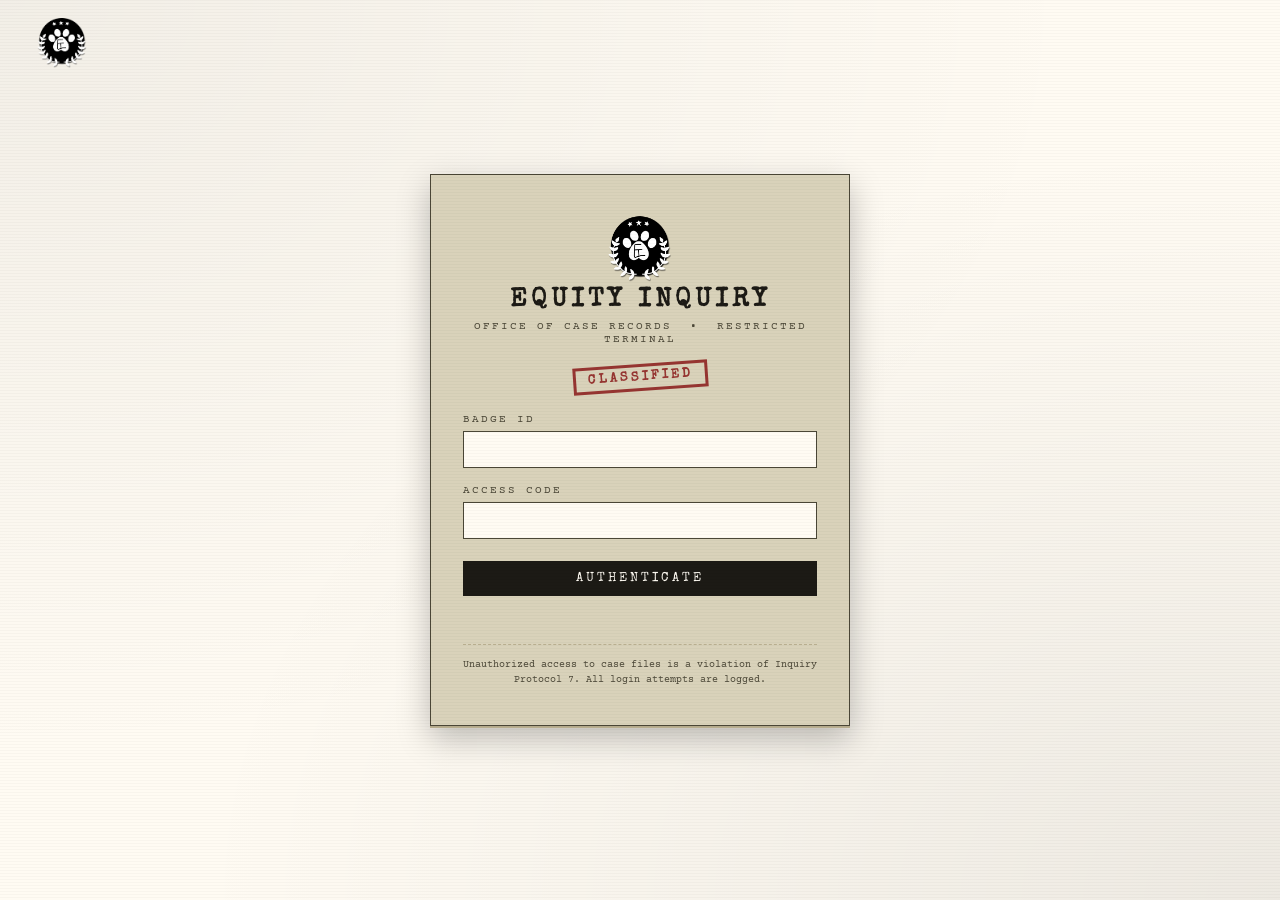
<file: index.html>
<!DOCTYPE html>
<html lang="en">
<head>
<meta charset="UTF-8">
<meta name="viewport" content="width=device-width, initial-scale=1.0">
<meta name="robots" content="noindex, nofollow">
<title>EQUITY INQUIRY — Restricted Access</title>
<link rel="stylesheet" href="style.css">
</head>
<body>

<div class="scanlines"></div>
<div class="corner-logos" aria-hidden="true">
  <img src="pictures/EquityInquiryDark.png" alt="">

</div>

<div class="login-wrap">
  <div class="letterhead">
    <div class="seal"> <img src="pictures/EquityInquiryDark.png" alt="Equity Inquiry Seal"> </div>
    <h1>EQUITY INQUIRY</h1>
    <p class="subtitle">Office of Case Records &nbsp;•&nbsp; Restricted Terminal</p>
  </div>

  <div class="stamp">CLASSIFIED</div>

  <form id="login-form" autocomplete="off">
    <div class="field">
      <label for="username">Badge ID</label>
      <input type="text" id="username" name="username" autocomplete="off" spellcheck="false">
    </div>
    <div class="field">
      <label for="password">Access Code</label>
      <input type="password" id="password" name="password" autocomplete="off">
    </div>
    <button type="submit">AUTHENTICATE</button>
    <p id="error-msg" class="error-msg"></p>
  </form>

  <p class="footnote">Unauthorized access to case files is a violation of Inquiry Protocol 7. All login attempts are logged.</p>
</div>

<script src="login.js"></script>
</body>
</html>
</file>
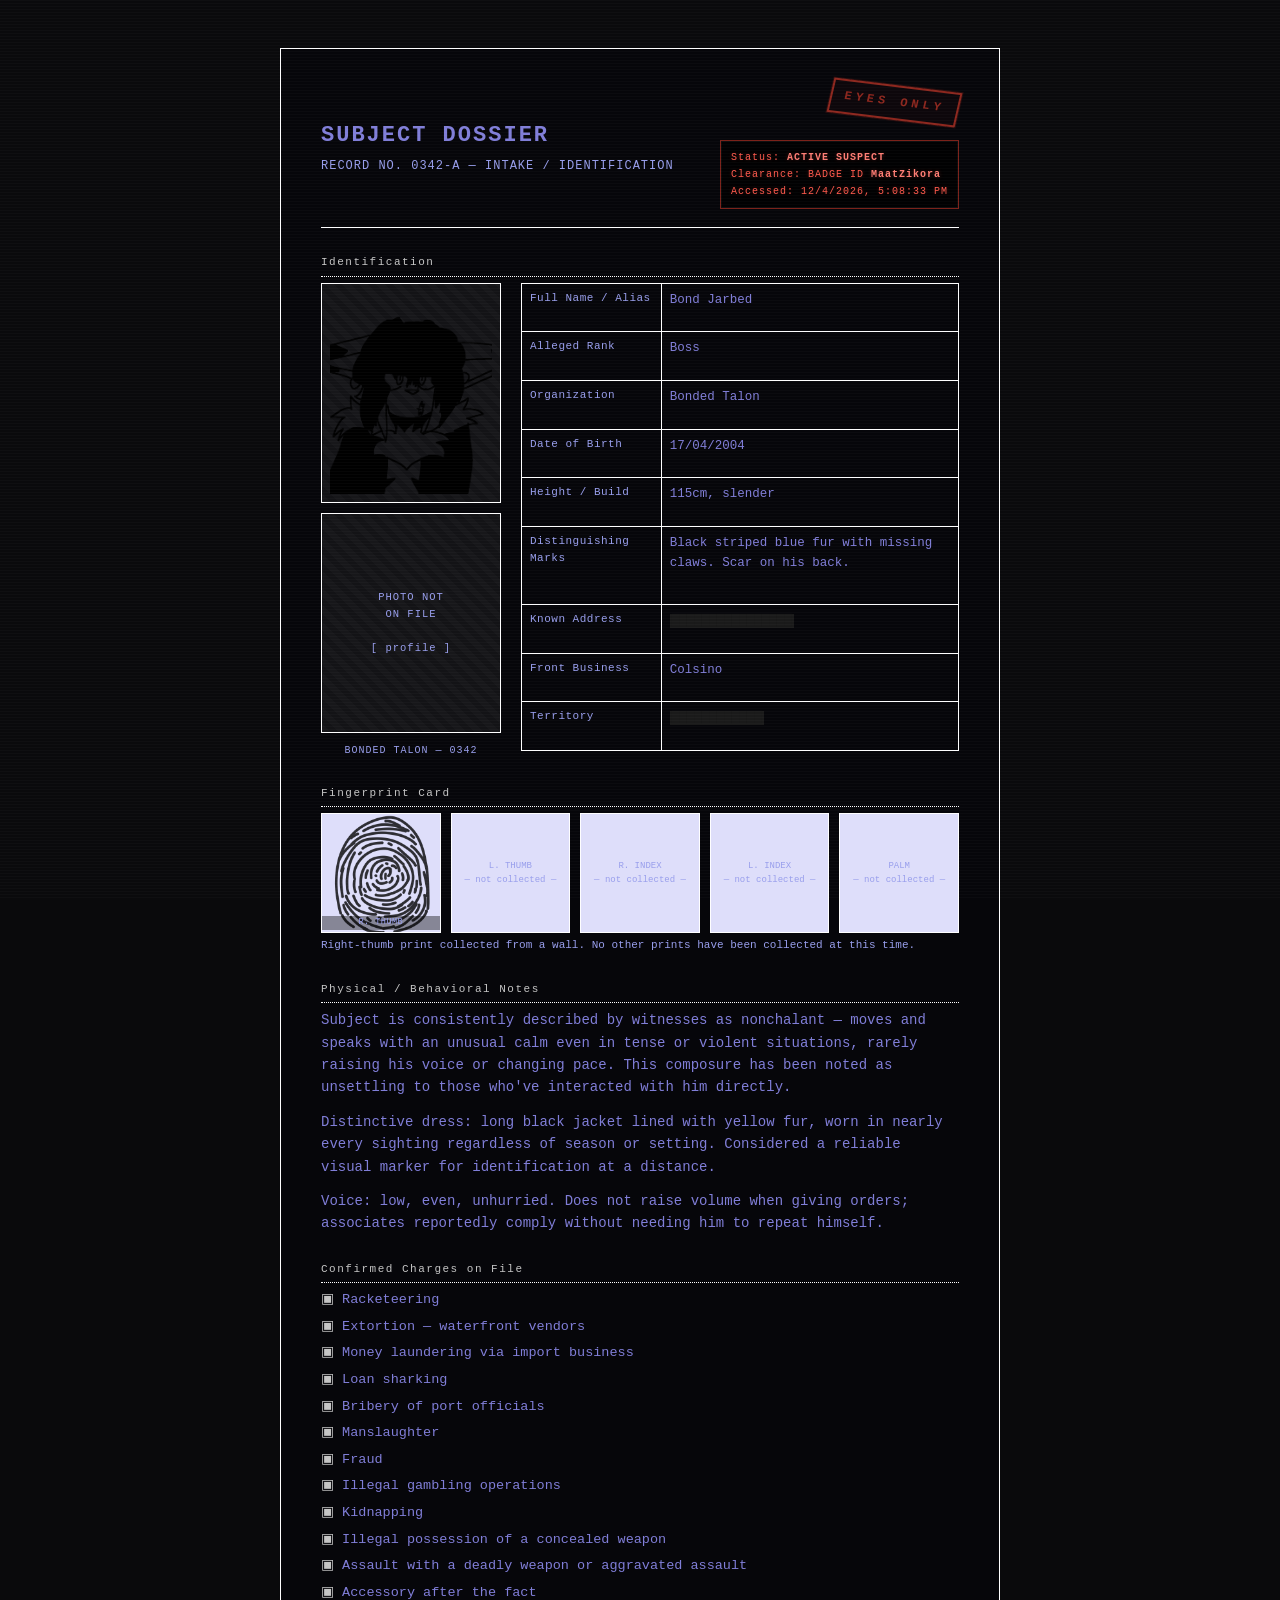
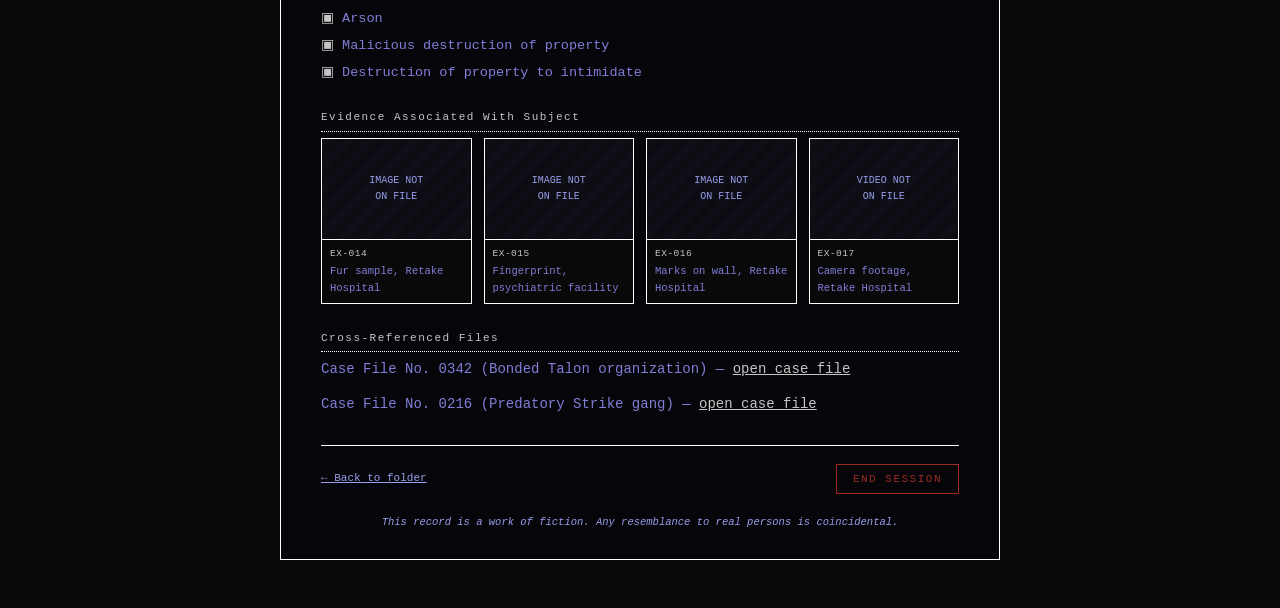
<file: bondsfile.html>
<!DOCTYPE html>
<html lang="en">

<head>
  <meta charset="UTF-8">
  <meta name="viewport" content="width=device-width, initial-scale=1.0">
  <meta name="robots" content="noindex, nofollow">
  <title>SUBJECT DOSSIER — Bond Jarbed</title>
  <style>
    :root {
      --paper: #0a0a0c;
      --paper-raised: #06060a;
      --ink: #807ed8;
      --ink-faded: rgb(152, 158, 236);
      --rule: #fefeff;
      --stamp-red: #9c2b21;
      --amber: #c5c5c5;
    }

    * {
      box-sizing: border-box;
    }

    html,
    body {
      margin: 0;
      padding: 0;
      background: var(--paper);
      color: var(--ink);
      font-family: "Courier New", Courier, monospace;
      line-height: 1.6;
    }

    .scanlines {
      position: fixed;
      inset: 0;
      pointer-events: none;
      background: repeating-linear-gradient(to bottom,
          rgba(255, 255, 255, 0.025) 0px,
          rgba(255, 255, 255, 0.025) 1px,
          transparent 1px,
          transparent 3px);
      z-index: 50;
    }

    .case-wrap {
      max-width: 720px;
      margin: 48px auto;
      padding: 36px 40px 28px;
      background: var(--paper-raised);
      border: 1px solid var(--rule);
      position: relative;
    }

    .case-header {
      display: flex;
      justify-content: space-between;
      align-items: center;
      gap: 24px;
      border-bottom: 1px solid var(--rule);
      padding-bottom: 18px;
      margin-bottom: 22px;
    }

    .case-heading {
      min-width: 0;
    }

    .case-head-right {
      display: flex;
      flex-direction: column;
      align-items: flex-end;
      gap: 8px;
    }

    h1 {
      font-size: 22px;
      letter-spacing: 2px;
      margin: 0 0 4px;
      color: var(--ink);
      font-weight: 700;
    }

    .case-meta {
      background: rgba(0, 0, 0, 0.82);
      border: 1px solid rgba(156, 43, 33, 0.8);
      color: #ff5a4d;
      font-size: 10px;
      line-height: 1.7;
      letter-spacing: 1px;
      text-align: left;
      padding: 8px 10px;
      min-width: 220px;
      box-shadow: inset 0 0 0 1px rgba(255, 255, 255, 0.04);
      text-shadow: 0 0 4px rgba(255, 90, 77, 0.25);
    }

    .case-meta strong {
      color: #ff7d74;
      font-weight: 700;
    }

    .case-stamp {
      display: inline-block;
      margin: 0 0 12px auto;
      border: 2px solid var(--stamp-red);
      color: var(--stamp-red);
      background: rgba(156, 43, 33, 0.06);
      font-size: 12px;
      font-weight: 700;
      letter-spacing: 4px;
      padding: 6px 12px;
      transform: rotate(7deg) skewX(-6deg);
      opacity: 0.9;
      box-shadow: 0 0 0 1px rgba(156, 43, 33, 0.25);
    }

    .section-label {
      font-size: 11px;
      letter-spacing: 1.5px;
      color: var(--amber);
      margin: 26px 0 6px;
      border-bottom: 1px dotted var(--rule);
      padding-bottom: 4px;
    }

    p {
      font-size: 14px;
      margin: 0 0 12px;
    }

    .redacted {
      background: #1a1a1a;
      color: #1a1a1a;
      padding: 0 2px;
      user-select: none;
    }

    table {
      width: 100%;
      border-collapse: collapse;
      font-size: 12.5px;
      margin-bottom: 8px;
    }

    th,
    td {
      border: 1px solid var(--rule);
      padding: 6px 8px;
      text-align: left;
      vertical-align: top;
    }

    th {
      color: var(--ink-faded);
      font-weight: 400;
      font-size: 11px;
      letter-spacing: 0.5px;
      width: 32%;
    }


    .intake-grid {
      display: flex;
      gap: 20px;
      flex-wrap: wrap;
      margin-bottom: 8px;
    }

    .intake-photos {
      display: flex;
      flex-direction: column;
      gap: 10px;
      flex: 0 0 180px;
    }

    .mugshot {
      width: 180px;
      height: 220px;
      border: 1px solid var(--rule);
      background:
        repeating-linear-gradient(45deg, #17171a 0 6px, #131316 6px 12px);
      display: flex;
      align-items: center;
      justify-content: center;
      text-align: center;
      color: var(--ink-faded);
      font-size: 10.5px;
      letter-spacing: 1px;
      padding: 8px;
      overflow: hidden;
      position: relative;
    }

    .mugshot img {
      width: 100%;
      height: 100%;
      display: block;
      object-fit: cover;
      object-position: center;
      filter: grayscale(0.1) contrast(1.08);
    }

    .id-plate {
      font-size: 10px;
      color: var(--ink-faded);
      text-align: center;
      letter-spacing: 1px;
    }

    .intake-table {
      flex: 1;
      min-width: 260px;
    }


    .print-card {
      display: grid;
      grid-template-columns: repeat(5, 1fr);
      gap: 10px;
      margin-bottom: 8px;
    }

    .print-box {
      aspect-ratio: 1;
      border: 1px solid var(--rule);
      background: #dedefa;
      position: relative;
      overflow: hidden;
    }

    .print-box svg,
    .print-box img {
      width: 100%;
      height: 100%;
      display: block;
      object-fit: cover;
      opacity: 0.8;
    }

    .print-box .print-label {
      position: absolute;
      bottom: 2px;
      left: 0;
      right: 0;
      text-align: center;
      font-size: 8.5px;
      color: var(--ink-faded);
      letter-spacing: 0.5px;
      background: rgba(0, 0, 0, 0.4);
    }

    .print-box.empty {
      display: flex;
      align-items: center;
      justify-content: center;
      color: var(--ink-faded);
      font-size: 9px;
      text-align: center;
      padding: 6px;
    }

    .evidence-grid {
      display: grid;
      grid-template-columns: repeat(auto-fill, minmax(140px, 1fr));
      gap: 12px;
      margin-bottom: 8px;
    }

    .evidence-item {
      border: 1px solid var(--rule);
      background: #09090a;
    }

    .evidence-thumb {
      height: 100px;
      background: repeating-linear-gradient(135deg, #0f0f17 0 8px, #0c0c12 8px 16px);
      display: flex;
      align-items: center;
      justify-content: center;
      color: var(--ink-faded);
      font-size: 10px;
      text-align: center;
      padding: 6px;
    }

    .evidence-caption {
      font-size: 10.5px;
      padding: 6px 8px;
      color: var(--ink);
      border-top: 1px solid var(--rule);
    }

    .evidence-tag {
      display: block;
      color: var(--amber);
      font-size: 9.5px;
      letter-spacing: 0.5px;
      margin-bottom: 2px;
    }

    .checklist {
      list-style: none;
      padding: 0;
      margin: 0 0 8px;
      font-size: 13.5px;
    }

    .checklist li {
      margin-bottom: 5px;
    }

    .checklist li::before {
      content: "▣ ";
      color: var(--amber);
    }

    .logout-bar {
      display: flex;
      align-items: center;
      border-top: 1px solid var(--rule);
      margin-top: 30px;
      padding-top: 18px;
    }

    .logout-bar a {
      font-size: 11px;
      color: var(--ink-faded);
      text-decoration: underline;
      margin-right: auto;
    }

    .logout-bar button {
      background: transparent;
      border: 1px solid var(--stamp-red);
      color: var(--stamp-red);
      font-family: inherit;
      font-size: 11px;
      letter-spacing: 1.5px;
      padding: 8px 16px;
      cursor: pointer;
    }

    .logout-bar button:hover {
      background: var(--stamp-red);
      color: var(--paper);
    }

    .footnote {
      font-size: 10.5px;
      color: var(--ink-faded);
      text-align: center;
      margin-top: 20px;
      font-style: italic;
    }
  </style>
</head>

<body>

  <div class="scanlines"></div>

  <div class="case-wrap">
    <div class="case-header">
      <div class="case-heading">
        <h1>SUBJECT DOSSIER</h1>
        <div style="font-size:12px; color:var(--ink-faded); letter-spacing:1px;">
          RECORD NO. 0342-A — INTAKE / IDENTIFICATION
        </div>
      </div>
      <div class="case-head-right">
        <div class="case-stamp">EYES ONLY</div>
        <div class="case-meta">
          Status: <strong>ACTIVE SUSPECT</strong><br>
          Clearance: BADGE ID <strong>MaatZikora</strong><br>
          Accessed: <span id="access-time"></span>
        </div>
      </div>
    </div>

    <p class="section-label">Identification</p>
    <div class="intake-grid">
      <div class="intake-photos">
        <div class="mugshot"><img src="pictures/bondsketch.png" alt="Bond Jarbed wanted poster sketch">
        </div>
        <div class="mugshot">PHOTO NOT<br>ON FILE<br><br>[ profile ]</div>
        <div class="id-plate">BONDED TALON — 0342</div>
      </div>

      <table class="intake-table">
        <tr>
          <th>Full Name / Alias</th>
          <td>Bond Jarbed</td>
        </tr>
        <tr>
          <th>Alleged Rank</th>
          <td>Boss</td>
        </tr>
        <tr>
          <th>Organization</th>
          <td>Bonded Talon</td>
        </tr>
        <tr>
          <th>Date of Birth</th>
          <td>17/04/2004</td>
        </tr>
        <tr>
          <th>Height / Build</th>
          <td>115cm, slender</td>
        </tr>
        <tr>
          <th>Distinguishing Marks</th>
          <td>Black striped blue fur with missing claws. Scar on his back.</td>
        </tr>
        <tr>
          <th>Known Address</th>
          <td><span class="redacted">████████████████</span></td>
        </tr>
        <tr>
          <th>Front Business</th>
          <td>Colsino</td>
        </tr>
        <tr>
          <th>Territory</th>
          <td><span class="redacted">████████████</span></td>
        </tr>
      </table>
    </div>

    <p class="section-label">Fingerprint Card</p>
    <div class="print-card">
      <div class="print-box">
        <img src="fingerprint.png" alt="Right thumb fingerprint" />
        <span class="print-label">R. THUMB</span>
      </div>
      <div class="print-box empty">L. THUMB<br>— not collected —</div>
      <div class="print-box empty">R. INDEX<br>— not collected —</div>
      <div class="print-box empty">L. INDEX<br>— not collected —</div>
      <div class="print-box empty">PALM<br>— not collected —</div>
    </div>
    <p style="font-size:11px; color:var(--ink-faded); margin-top:-4px;">
      Right-thumb print collected from a wall. No other prints have been collected at this time.
    </p>

    <p class="section-label">Physical / Behavioral Notes</p>
    <p>
      Subject is consistently described by witnesses as nonchalant — moves and speaks with an unusual calm even in tense
      or violent situations, rarely raising his voice or changing pace. This composure has been noted as unsettling to
      those who've interacted with him directly.
    </p>
    <p>
      Distinctive dress: long black jacket lined with yellow fur, worn in nearly every sighting regardless of season or
      setting. Considered a reliable visual marker for identification at a distance.
    </p>

    <p>
      Voice: low, even, unhurried. Does not raise volume when giving orders; associates reportedly comply without
      needing him to repeat himself.
    </p>

    <p class="section-label">Confirmed Charges on File</p>
    <ul class="checklist">
      <li class="marked">Racketeering</li>
      <li class="marked">Extortion — waterfront vendors</li>
      <li class="marked">Money laundering via import business</li>
      <li class="marked">Loan sharking</li>
      <li class="marked">Bribery of port officials</li>
      <li class="marked"> Manslaughter</li>
      <li class="marked">Fraud</li>
      <li class="marked">Illegal gambling operations</li>
      <li class="marked">Kidnapping</li>
      <li class="marked">Illegal possession of a concealed weapon</li>
      <li class="marked">Assault with a deadly weapon or aggravated assault</li>
      <li class="marked">Accessory after the fact</li>
      <li class="marked">Arson</li>
      <li class="marked">Malicious destruction of property</li>
      <li class="marked">Destruction of property to intimidate</li>
    </ul>

    <p class="section-label">Evidence Associated With Subject</p>
    <div class="evidence-grid">
      <div class="evidence-item">
        <div class="evidence-thumb">IMAGE NOT<br>ON FILE</div>
        <div class="evidence-caption">
          <span class="evidence-tag">EX-014</span>
          Fur sample, Retake Hospital
        </div>
      </div>
      <div class="evidence-item">
        <div class="evidence-thumb">IMAGE NOT<br>ON FILE</div>
        <div class="evidence-caption">
          <span class="evidence-tag">EX-015</span>
          Fingerprint, psychiatric facility
        </div>
      </div>
      <div class="evidence-item">
        <div class="evidence-thumb">IMAGE NOT<br>ON FILE</div>
        <div class="evidence-caption">
          <span class="evidence-tag">EX-016</span>
          Marks on wall, Retake Hospital
        </div>
      </div>
      <div class="evidence-item">
        <div class="evidence-thumb">VIDEO NOT<br>ON FILE</div>
        <div class="evidence-caption">
          <span class="evidence-tag">EX-017</span>
          Camera footage, Retake Hospital
        </div>
      </div>
    </div>

    <p class="section-label">Cross-Referenced Files</p>
    <p>Case File No. 0342 (Bonded Talon organization) — <a href="case-0342.html" style="color:var(--amber);">open case
        file</a></p>
    <p>Case File No. 0216 (Predatory Strike gang) — <a href="case-0216.html" style="color:var(--amber);">open case
        file</a></p>

    <div class="logout-bar">
      <a href="files.html">&larr; Back to folder</a>
      <button onclick="endSession()">END SESSION</button>
    </div>

    <div class="footnote">This record is a work of fiction. Any resemblance to real persons is coincidental.</div>
  </div>

  <script>
    document.getElementById("access-time").textContent = new Date().toLocaleString();

    function endSession() {
      document.querySelector('.case-wrap').style.opacity = '0.15';
      document.querySelector('.case-wrap').style.pointerEvents = 'none';
      const notice = document.createElement('div');
      notice.textContent = 'SESSION TERMINATED';
      notice.style.cssText = 'position:fixed;inset:0;display:flex;align-items:center;justify-content:center;color:#9c2b21;font-family:monospace;font-size:20px;letter-spacing:4px;z-index:100;';
      document.body.appendChild(notice);
    }
  </script>
</body>

</html>
</file>
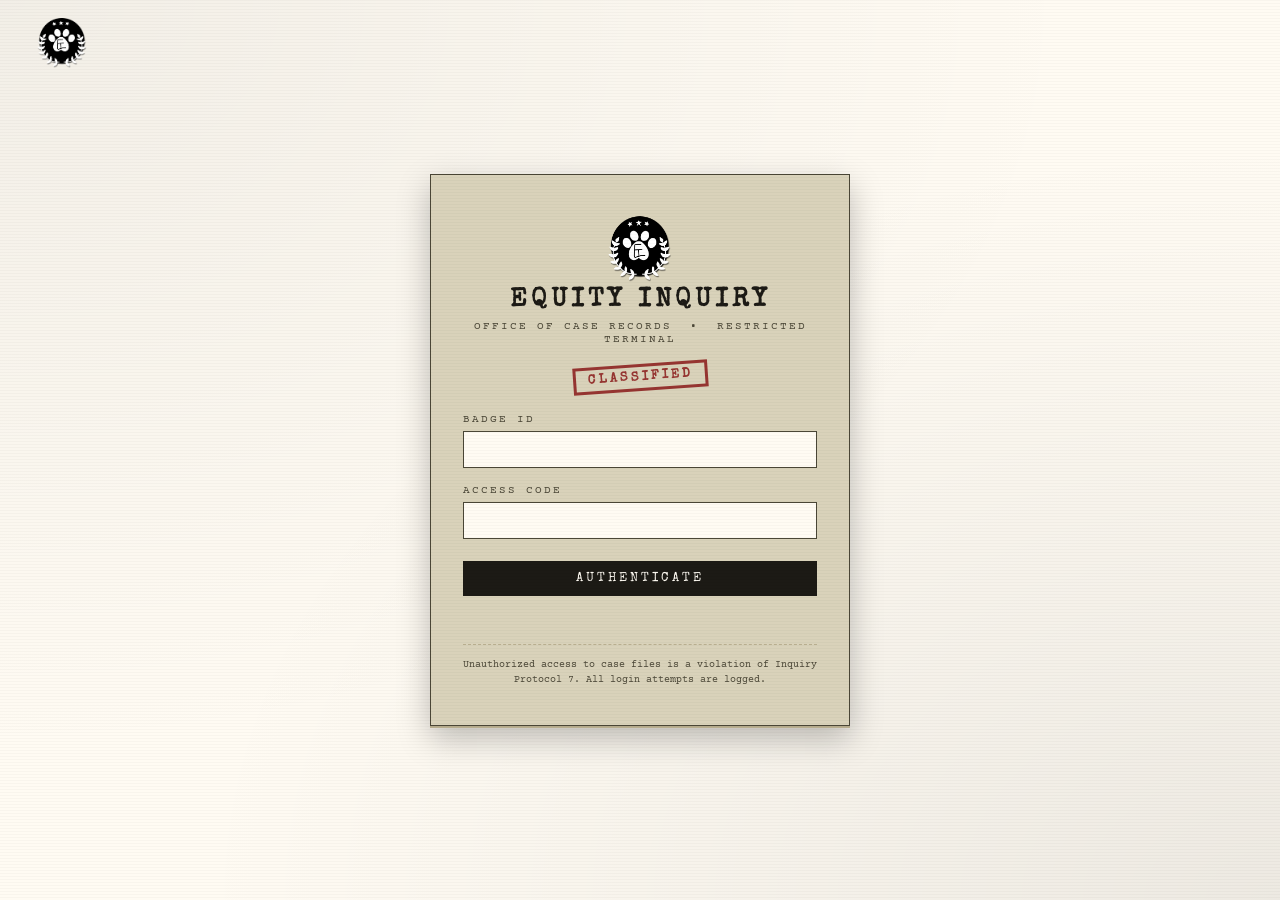
<file: case-0216.html>
<!DOCTYPE html>
<html lang="en">

<head>
  <meta charset="UTF-8">
  <meta name="viewport" content="width=device-width, initial-scale=1.0">
  <meta name="robots" content="noindex, nofollow">
  <title>EQUITY INQUIRY — File 0114</title>
  <link rel="stylesheet" href="style.css">
</head>

<body>

  <div class="scanlines"></div>
  <div class="corner-logos" aria-hidden="true">
    <img src="pictures/EquityInquiryDark.png" alt="">

  </div>

  <div class="case-wrap">
    <div class="case-header">
      <div>
        <h1>PREDATORY STRIKE</h1>
        <div style="font-size:12px; color:var(--ink-faded); letter-spacing:1px;">
          CASE FILE NO. 0216 — E.I
        </div>
      </div>
      <div class="case-meta">
        Status: <strong>[OPEN]</strong><br>
        Lead: <strong> Matt Zikora</strong><br>
        Accessed: <span id="access-time"></span>
      </div>
    </div>

    <div class="case-stamp">EYES ONLY</div>

    <p class="section-label">Subject</p>
    <p>Designation on record: <strong>Bond Jarbed</strong>.
      DOB <span class="fill">17/04/2004</span>.
      <span class="redacted">████████████</span> pending review.
    </p>

    <p class="section-label">Summary of Inquiry</p>
    <p>
      <span class="fill">A series of unsolved incidents attributed to Predatory Strike were reopened following an
        anonymous tip received by Equity Inquiry. The organization has been linked to 75 prior cases over 15 years
        without a single conviction, a pattern investigators attribute to witness intimidation and internal
        discipline rather than lack of evidence. The subject is believed to have held a senior position within the
        organization during this period, giving them direct knowledge of how those cases were kept from ever reaching
        trial. Field notes describe the matter as</span>
      <br>
      <i>Field notes describe the matter as:</i><br>
      <span class="fill"><strong>"They didn't get away with it because they were careful. They got away with it because
          people were afraid."</strong></span>
    </p>
    <p class="section-label">Gang Affiliation History</p>
    <p>
      Subject is a former member of <strong>Predatory Strike</strong>,
      active from <span class="fill">2019</span> to
      <span class="fill">2022</span>, holding the role of
      <span class="fill">lieutenant</span>.
    </p>
    <p>
      Circumstances of departure: <span class="fill">falling out, infighting</span>.
      Current standing with the organization is assessed as
      <span class="fill">unknown</span>.
      Known associates still active include
      <span class="redacted">████ ████</span>, cross-referenced in the
      organization's intelligence file.
    </p>
    <p>
      Investigator's note: <span class="fill">We believe the subject had a falling out with the organization after a fight with another known past member.</span>.
    </p>

    <p class="section-label">Witness Statements</p>
  <p>
    <span class="fill">3</span> witnesses interviewed to date.
    Accounts diverge on the central timeline, though each independently
    references a location referred to only as
    <span class="redacted">██████████████</span>.
  </p>

  <p class="section-label">Evidence Log</p>
  <table>
    <tr><th>Item #</th><th>Description</th><th>Location Found</th><th>Chain of Custody</th></tr>
    <tr><td>[001]</td><td>Fur sample</td><td>Retake Hospital</td><td>2037</td></tr>
  </table>

  <p class="section-label">Timeline of Events</p>
  <table>
    <tr><th>Time</th><th>Event</th></tr>
    <tr><td>[19:32]</td><td>Subject seen near location with unknown individuals.</td></tr>
  </table>

  <p class="section-label">Next Steps</p>
  <ul class="checklist">
    <li>[Surveillance]</li>
  </ul>

  <p class="section-label">Investigator's Note</p>
  <p>
    If you are reading this, your clearance was verified through
    Badge ID. Do not share your access code.
    Further case materials will be added to this record as the inquiry
    proceeds.
  </p>

    <div class="logout-bar">
      <a href="files.html"
        style="font-size:11px; color:var(--ink-faded); text-decoration:underline; margin-right:auto; align-self:center;">&larr;
        Back to folder</a>
      <button onclick="endSession()">END SESSION</button>
    </div>
  </div>

  <script src="auth-guard.js"></script>
  <script>
    document.getElementById("access-time").textContent = new Date().toLocaleString();
  </script>
</body>

</html>
</file>
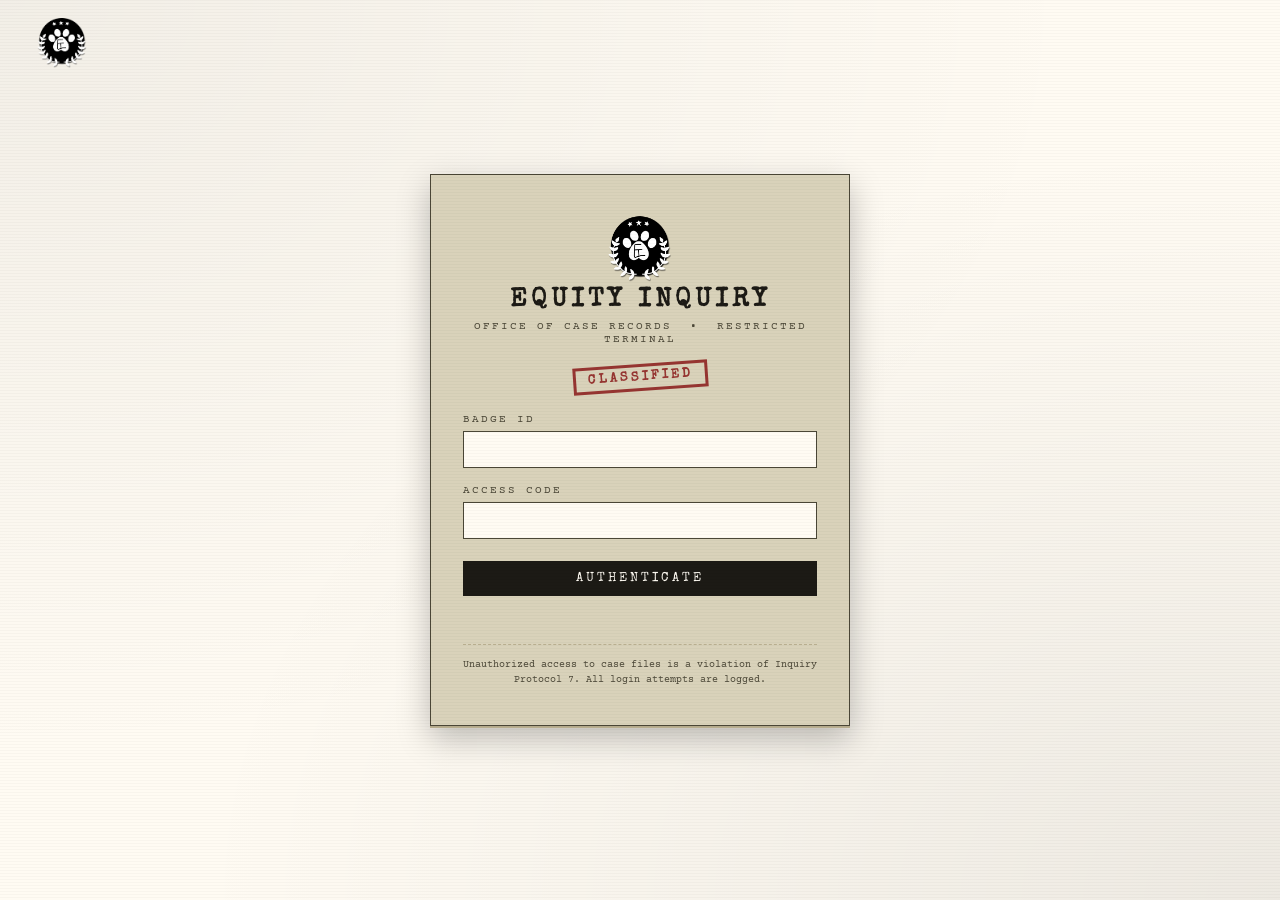
<file: case-0342.html>
<!DOCTYPE html>
<html lang="en">

<head>
  <meta charset="UTF-8">
  <meta name="viewport" content="width=device-width, initial-scale=1.0">
  <meta name="robots" content="noindex, nofollow">
  <title>EQUITY INQUIRY — File 0342</title>
  <link rel="stylesheet" href="style.css">
</head>

<body>

  <div class="scanlines"></div>
  <div class="corner-logos" aria-hidden="true">
    <img src="pictures/EquityInquiryDark.png" alt="">
  </div>

  <div class="case-wrap">
    <div class="case-header">
      <div>
        <h1>BONDED TALON</h1>
        <div style="font-size:12px; color:var(--ink-faded); letter-spacing:1px;">
          CASE FILE NO. 0342 — E.I
        </div>
      </div>
      <div class="case-meta">
        Status: <strong>UNVERIFIED</strong><br>
        Clearance: BADGE ID <strong>MaatZikora</strong><br>
        Accessed: <span id="access-time"></span>
      </div>
    </div>

    <div class="case-stamp">EYES ONLY</div>

    <p class="section-label">Subject Overview</p>
    <table>
      <tr>
        <th>Name / Alias</th>
        <td>Bond Jarbed</td>
      </tr>
      <tr>
        <th>Alleged Rank</th>
        <td>Boss</td>
      </tr>
      <tr>
        <th>Organization</th>
        <td>Bonded Talon</td>
      </tr>
      <tr>
        <th>Territory</th>
        <td><span class="redacted">████████████</span> </td>
      </tr>
      <tr>
        <th>Known Address</th>
        <td><span class="redacted">████████████████</span></td>
      </tr>
      <tr>
        <th>Front Business</th>
        <td>Colsino</td>
      </tr>
    </table>

    <p class="section-label">Alleged Activity</p>
    <ul class="checklist">
      <li class="marked">Racketeering</li>
      <li class="marked">Extortion — waterfront vendors</li>
      <li class="marked">Money laundering via import business</li>
      <li class="marked">Loan sharking</li>
      <li class="marked">Bribery of port officials</li>
      <li class="marked">Fraud</li>
      <li class="marked">Illegal gambling operations</li>
      <li class="marked">Kidnapping</li>
      <li class="marked">Illegal possession of a prohibited weapons</li>
      <li class="marked">Assault with a deadly weapon or aggravated assault</li>
      <li class="marked">Accessory after the fact</li>
      <li class="marked">Arson</li>
      <li class="marked">First-degree murder</li>
      <li class="marked">Second-degree murder</li>
      <li class="marked">Third-degree murder</li>
      <li class="marked">Malicious destruction of property</li>
      <li class="marked">Destruction of property to intimidate</li>
    </ul>

    <p class="section-label">Transcript Excerpt</p>
    <p>
      "I saw them once, near <span class="redacted">████████</span>. They seem to work with the local Casino."
    </p>
    <p>
      The witness declined to confirm a name, date, or time. This statement is
      filed as supplementary material pending corroboration.
    </p>

    <p class="section-label">Organizational Structure</p>
    <pre class="org-chart">[ BOSS ]
  Bond Jarbed
    |
  [ UNDERBOSS ]
  Besnik the Ferret
    |
  [ CONSIGLIERE ]
  John Doe "Rufous the Wolf"
    /              |            \
  [ CAPO ]         [ CAPO ]     [ CAPO ]
  Huang 'Ego' Long | Dusk Maktub | Sothy the Raccoon
     |       |       |
   Soldiers Soldiers Soldiers</pre>


    <p class="section-label">External Associates &amp; Allies</p>
    <table>
      <tr>
        <th>Category</th>
        <th>Name / Entity</th>
        <th>Connection</th>
      </tr>
      <tr>
        <td>Business Associate</td>
        <td>Slot the Dog</span></td>
        <td>Owner of the Colsino, suspected of facilitating illegal activities and providing them a base of operations.
        </td>
      </tr>
      <tr>
        <td>Muscle-for-Hire</td>
        <td>"Loden" (unidentified)</td>
        <td>Independent enforcer, not a made member; linked to John Doe "Rufous the Wolf" and Dusk Maktub</td>
      </tr>
      <tr>
        <td>Corrupt Official</td>
        <td><span class="redacted">Bord</span>, Nurse</td>
        <td>Suspected of aiding in breaking out John Doe "Rufous the Wolf"</td>
      </tr>
    </table>

    <p class="section-label">Timeline</p>
    <table>
      <tr>
        <th>Date</th>
        <th>Event</th>
        <th>Source</th>
      </tr>
      <tr>
        <td>Mar 04 2028</td>
        <td>Standoff with rival crew "Rattrap"</td>
        <td>Surveillance</td>
      </tr>
      <tr>
        <td>Jun 20 2038</td>
        <td>Breaking out John Doe "Rufous the Wolf"</td>
        <td>Security</td>
      </tr>
      <tr>
        <td>Apr 02 3039</td>
        <td>Suspicious activity near the Colsino</td>
        <td class="redacted">████████</td>
      </tr>
    </table>

    <div class="logout-bar">
      <a href="files.html"
        style="font-size:11px; color:var(--ink-faded); text-decoration:underline; margin-right:auto; align-self:center;">&larr;
        Back to folder</a>
      <button onclick="endSession()">END SESSION</button>
    </div>
  </div>

  <script src="auth-guard.js"></script>
  <script>
    document.getElementById("access-time").textContent = new Date().toLocaleString();
  </script>
</body>

</html>
</file>
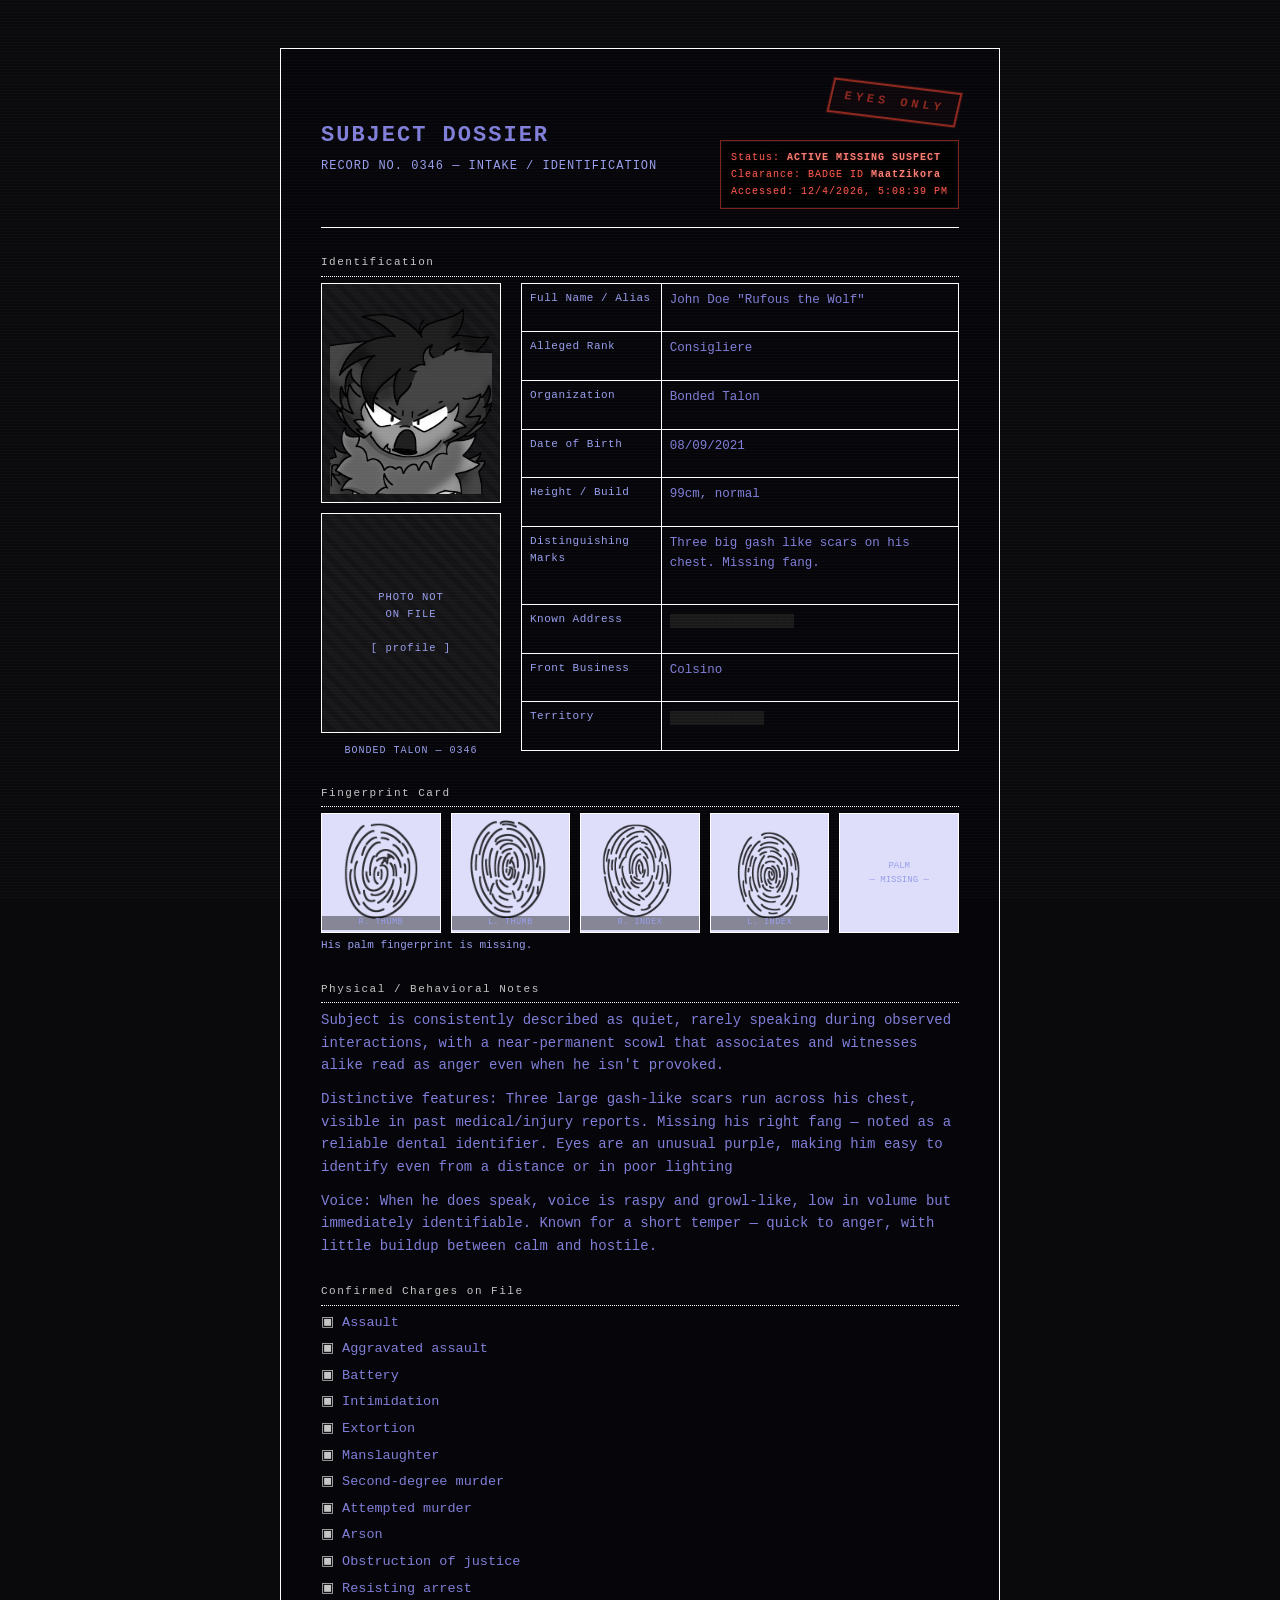
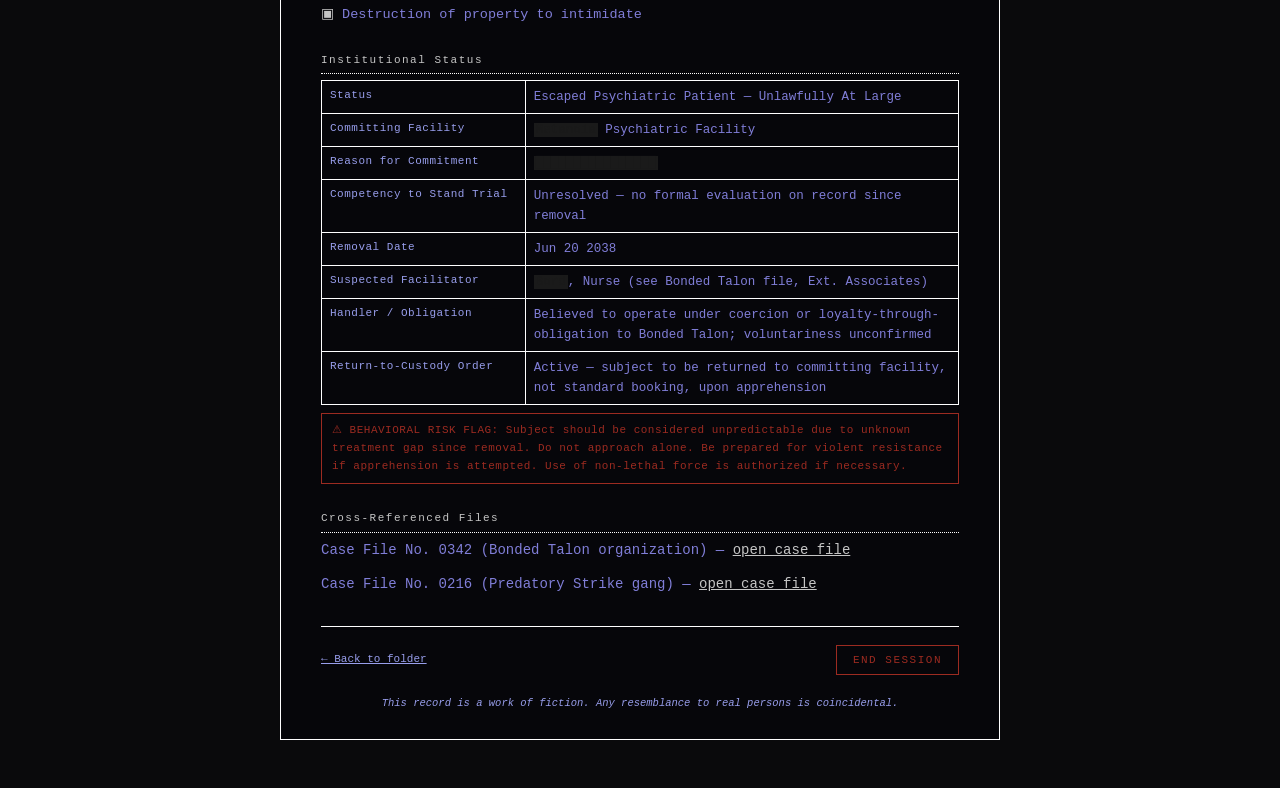
<file: case-0346.html>
<!DOCTYPE html>
<html lang="en">

<head>
  <meta charset="UTF-8">
  <meta name="viewport" content="width=device-width, initial-scale=1.0">
  <meta name="robots" content="noindex, nofollow">
  <title>SUBJECT DOSSIER — John Doe "Rufous the Wolf"</title>
  <style>
    :root {
      --paper: #0a0a0c;
      --paper-raised: #06060a;
      --ink: #807ed8;
      --ink-faded: rgb(152, 158, 236);
      --rule: #fefeff;
      --stamp-red: #9c2b21;
      --amber: #c5c5c5;
    }

    * {
      box-sizing: border-box;
    }

    html,
    body {
      margin: 0;
      padding: 0;
      background: var(--paper);
      color: var(--ink);
      font-family: "Courier New", Courier, monospace;
      line-height: 1.6;
    }

    .scanlines {
      position: fixed;
      inset: 0;
      pointer-events: none;
      background: repeating-linear-gradient(to bottom,
          rgba(255, 255, 255, 0.025) 0px,
          rgba(255, 255, 255, 0.025) 1px,
          transparent 1px,
          transparent 3px);
      z-index: 50;
    }

    .case-wrap {
      max-width: 720px;
      margin: 48px auto;
      padding: 36px 40px 28px;
      background: var(--paper-raised);
      border: 1px solid var(--rule);
      position: relative;
    }

    .case-header {
      display: flex;
      justify-content: space-between;
      align-items: center;
      gap: 24px;
      border-bottom: 1px solid var(--rule);
      padding-bottom: 18px;
      margin-bottom: 22px;
    }

    .case-heading {
      min-width: 0;
    }

    .case-head-right {
      display: flex;
      flex-direction: column;
      align-items: flex-end;
      gap: 8px;
    }

    h1 {
      font-size: 22px;
      letter-spacing: 2px;
      margin: 0 0 4px;
      color: var(--ink);
      font-weight: 700;
    }

    .case-meta {
      background: rgba(0, 0, 0, 0.82);
      border: 1px solid rgba(156, 43, 33, 0.8);
      color: #ff5a4d;
      font-size: 10px;
      line-height: 1.7;
      letter-spacing: 1px;
      text-align: left;
      padding: 8px 10px;
      min-width: 220px;
      box-shadow: inset 0 0 0 1px rgba(255, 255, 255, 0.04);
      text-shadow: 0 0 4px rgba(255, 90, 77, 0.25);
    }

    .case-meta strong {
      color: #ff7d74;
      font-weight: 700;
    }

    .case-stamp {
      display: inline-block;
      margin: 0 0 12px auto;
      border: 2px solid var(--stamp-red);
      color: var(--stamp-red);
      background: rgba(156, 43, 33, 0.06);
      font-size: 12px;
      font-weight: 700;
      letter-spacing: 4px;
      padding: 6px 12px;
      transform: rotate(7deg) skewX(-6deg);
      opacity: 0.9;
      box-shadow: 0 0 0 1px rgba(156, 43, 33, 0.25);
    }

    .section-label {
      font-size: 11px;
      letter-spacing: 1.5px;
      color: var(--amber);
      margin: 26px 0 6px;
      border-bottom: 1px dotted var(--rule);
      padding-bottom: 4px;
    }

    p {
      font-size: 14px;
      margin: 0 0 12px;
    }

    .redacted {
      background: #1a1a1a;
      color: #1a1a1a;
      padding: 0 2px;
      user-select: none;
    }

    table {
      width: 100%;
      border-collapse: collapse;
      font-size: 12.5px;
      margin-bottom: 8px;
    }

    th,
    td {
      border: 1px solid var(--rule);
      padding: 6px 8px;
      text-align: left;
      vertical-align: top;
    }

    th {
      color: var(--ink-faded);
      font-weight: 400;
      font-size: 11px;
      letter-spacing: 0.5px;
      width: 32%;
    }


    .intake-grid {
      display: flex;
      gap: 20px;
      flex-wrap: wrap;
      margin-bottom: 8px;
    }

    .intake-photos {
      display: flex;
      flex-direction: column;
      gap: 10px;
      flex: 0 0 180px;
    }

    .mugshot {
      width: 180px;
      height: 220px;
      border: 1px solid var(--rule);
      background:
        repeating-linear-gradient(45deg, #17171a 0 6px, #131316 6px 12px);
      display: flex;
      align-items: center;
      justify-content: center;
      text-align: center;
      color: var(--ink-faded);
      font-size: 10.5px;
      letter-spacing: 1px;
      padding: 8px;
      overflow: hidden;
      position: relative;
    }

    .mugshot img {
      width: 100%;
      height: 100%;
      display: block;
      object-fit: cover;
      object-position: center;
      filter: grayscale(0.1) contrast(1.08);
    }

    .id-plate {
      font-size: 10px;
      color: var(--ink-faded);
      text-align: center;
      letter-spacing: 1px;
    }

    .intake-table {
      flex: 1;
      min-width: 260px;
    }


    .print-card {
      display: grid;
      grid-template-columns: repeat(5, 1fr);
      gap: 10px;
      margin-bottom: 8px;
    }

    .print-box {
      aspect-ratio: 1;
      border: 1px solid var(--rule);
      background: #dedefa;
      position: relative;
      overflow: hidden;
    }

    .print-box svg,
    .print-box img {
      width: 100%;
      height: 100%;
      display: block;
      object-fit: cover;
      opacity: 0.8;
    }

    .print-box .print-label {
      position: absolute;
      bottom: 2px;
      left: 0;
      right: 0;
      text-align: center;
      font-size: 8.5px;
      color: var(--ink-faded);
      letter-spacing: 0.5px;
      background: rgba(0, 0, 0, 0.4);
    }

    .print-box.empty {
      display: flex;
      align-items: center;
      justify-content: center;
      color: var(--ink-faded);
      font-size: 9px;
      text-align: center;
      padding: 6px;
    }

    .evidence-grid {
      display: grid;
      grid-template-columns: repeat(auto-fill, minmax(140px, 1fr));
      gap: 12px;
      margin-bottom: 8px;
    }

    .evidence-item {
      border: 1px solid var(--rule);
      background: #09090a;
    }

    .evidence-thumb {
      height: 100px;
      background: repeating-linear-gradient(135deg, #0f0f17 0 8px, #0c0c12 8px 16px);
      display: flex;
      align-items: center;
      justify-content: center;
      color: var(--ink-faded);
      font-size: 10px;
      text-align: center;
      padding: 6px;
    }

    .evidence-caption {
      font-size: 10.5px;
      padding: 6px 8px;
      color: var(--ink);
      border-top: 1px solid var(--rule);
    }

    .evidence-tag {
      display: block;
      color: var(--amber);
      font-size: 9.5px;
      letter-spacing: 0.5px;
      margin-bottom: 2px;
    }

    .checklist {
      list-style: none;
      padding: 0;
      margin: 0 0 8px;
      font-size: 13.5px;
    }

    .checklist li {
      margin-bottom: 5px;
    }

    .checklist li::before {
      content: "▣ ";
      color: var(--amber);
    }

    .logout-bar {
      display: flex;
      align-items: center;
      border-top: 1px solid var(--rule);
      margin-top: 30px;
      padding-top: 18px;
    }

    .logout-bar a {
      font-size: 11px;
      color: var(--ink-faded);
      text-decoration: underline;
      margin-right: auto;
    }

    .logout-bar button {
      background: transparent;
      border: 1px solid var(--stamp-red);
      color: var(--stamp-red);
      font-family: inherit;
      font-size: 11px;
      letter-spacing: 1.5px;
      padding: 8px 16px;
      cursor: pointer;
    }

    .logout-bar button:hover {
      background: var(--stamp-red);
      color: var(--paper);
    }

    .footnote {
      font-size: 10.5px;
      color: var(--ink-faded);
      text-align: center;
      margin-top: 20px;
      font-style: italic;
    }
  </style>
</head>

<body>

  <div class="scanlines"></div>

  <div class="case-wrap">
    <div class="case-header">
      <div class="case-heading">
        <h1>SUBJECT DOSSIER</h1>
        <div style="font-size:12px; color:var(--ink-faded); letter-spacing:1px;">
          RECORD NO. 0346 — INTAKE / IDENTIFICATION
        </div>
      </div>
      <div class="case-head-right">
        <div class="case-stamp">EYES ONLY</div>
        <div class="case-meta">
          Status: <strong>ACTIVE MISSING SUSPECT</strong><br>
          Clearance: BADGE ID <strong>MaatZikora</strong><br>
          Accessed: <span id="access-time"></span>
        </div>
      </div>
    </div>

    <p class="section-label">Identification</p>
    <div class="intake-grid">
      <div class="intake-photos">
        <div class="mugshot"><img src="pictures/rufus.png" alt="John Doe">
        </div>
        <div class="mugshot">PHOTO NOT<br>ON FILE<br><br>[ profile ]</div>
        <div class="id-plate">BONDED TALON — 0346</div>
      </div>

      <table class="intake-table">
        <tr>
          <th>Full Name / Alias</th>
          <td>John Doe "Rufous the Wolf"</td>
        </tr>
        <tr>
          <th>Alleged Rank</th>
          <td>Consigliere</td>
        </tr>
        <tr>
          <th>Organization</th>
          <td>Bonded Talon</td>
        </tr>
        <tr>
          <th>Date of Birth</th>
          <td>08/09/2021</td>
        </tr>
        <tr>
          <th>Height / Build</th>
          <td>99cm, normal</td>
        </tr>
        <tr>
          <th>Distinguishing Marks</th>
          <td>Three big gash like scars on his chest. Missing fang.</td>
        </tr>
        <tr>
          <th>Known Address</th>
          <td><span class="redacted">████████████████</span></td>
        </tr>
        <tr>
          <th>Front Business</th>
          <td>Colsino</td>
        </tr>
        <tr>
          <th>Territory</th>
          <td><span class="redacted">████████████</span></td>
        </tr>
      </table>
    </div>

    <p class="section-label">Fingerprint Card</p>
    <div class="print-card">
      <div class="print-box">
        <img src="pictures/rufusfingerprint1.png" alt="Right thumb fingerprint" />
        <span class="print-label">R. THUMB</span>
      </div>
      <div class="print-box">
        <img src="pictures/rufusfingerprint2.png" alt="Left thumb fingerprint" />
        <span class="print-label">L. THUMB</span>
      </div>
      <div class="print-box empty">
        <img src="pictures/rufusfingerprint3.png" alt="Right index fingerprint" />
        <span class="print-label">R. INDEX</span>
      </div>
      <div class="print-box empty">
        <img src="pictures/rufusfingerprint4.png" alt="Left index fingerprint" />
        <span class="print-label">L. INDEX</span>
      </div>
      <div class="print-box empty">PALM<br>— MISSING —</div>
    </div>
    <p style="font-size:11px; color:var(--ink-faded); margin-top:-4px;">
      His palm fingerprint is missing.
    </p>

    <p class="section-label">Physical / Behavioral Notes</p>
    <p>
      Subject is consistently described as quiet, rarely speaking during observed interactions, with a near-permanent
      scowl that associates and witnesses alike read as anger even when he isn't provoked.
    </p>
    <p>
      Distinctive features: Three large gash-like scars
      run across his chest, visible in past medical/injury reports. Missing his right fang — noted as a reliable dental
      identifier. Eyes are an unusual purple, making him easy to identify even from a distance or in poor lighting
    </p>

    <p>
      Voice: When he does speak, voice is raspy and growl-like, low in volume but immediately identifiable. Known for a
      short temper — quick to anger, with little buildup between calm and hostile.
    </p>

    <p class="section-label">Confirmed Charges on File</p>
    <ul class="checklist">
      <li class="marked">Assault</li>
      <li class="marked">Aggravated assault</li>
      <li class="marked">Battery</li>
      <li class="marked">Intimidation</li>
      <li class="marked">Extortion</li>
      <li class="marked">Manslaughter</li>
      <li class="marked">Second-degree murder</li>
      <li class="marked">Attempted murder</li>
      <li class="marked">Arson</li>
      <li class="marked">Obstruction of justice</li>
      <li class="marked">Resisting arrest</li>
      <li class="marked">Destruction of property to intimidate</li>
    </ul>

    <p class="section-label">Institutional Status</p>
    <table>
      <tr>
        <th>Status</th>
        <td>Escaped Psychiatric Patient — Unlawfully At Large</td>
      </tr>
      <tr>
        <th>Committing Facility</th>
        <td><span class="redacted">Metanoia</span> Psychiatric Facility</td>
      </tr>
      <tr>
        <th>Reason for Commitment</th>
        <td><span class="redacted">████████████████</span></td>
      </tr>
      <tr>
        <th>Competency to Stand Trial</th>
        <td>Unresolved — no formal evaluation on record since removal</td>
      </tr>
      <tr>
        <th>Removal Date</th>
        <td>Jun 20 2038</td>
      </tr>
      <tr>
        <th>Suspected Facilitator</th>
        <td><span class="redacted">Bord</span>, Nurse (see Bonded Talon file, Ext. Associates)</td>
      </tr>
      <tr>
        <th>Handler / Obligation</th>
        <td>Believed to operate under coercion or loyalty-through-obligation to Bonded Talon; voluntariness unconfirmed
        </td>
      </tr>
      <tr>
        <th>Return-to-Custody Order</th>
        <td>Active — subject to be returned to committing facility, not standard booking, upon apprehension</td>
      </tr>
    </table>

    <div
      style="border:1px solid var(--stamp-red); color:var(--stamp-red); font-size:11px; letter-spacing:0.5px; padding:8px 10px; margin-bottom:8px;">
      ⚠ BEHAVIORAL RISK FLAG: Subject should be considered unpredictable due to unknown treatment gap since removal. Do
      not approach alone. Be prepared for violent resistance if apprehension is attempted. Use of non-lethal force is
      authorized if necessary.
    </div>


    <p class="section-label">Cross-Referenced Files</p>
    <p>Case File No. 0342 (Bonded Talon organization) — <a href="case-0342.html" style="color:var(--amber);">open case
        file</a></p>
    <p>Case File No. 0216 (Predatory Strike gang) — <a href="case-0216.html" style="color:var(--amber);">open case
        file</a></p>

    <div class="logout-bar">
      <a href="files.html">&larr; Back to folder</a>
      <button onclick="endSession()">END SESSION</button>
    </div>

    <div class="footnote">This record is a work of fiction. Any resemblance to real persons is coincidental.</div>
  </div>

  <script>
    document.getElementById("access-time").textContent = new Date().toLocaleString();

    function endSession() {
      document.querySelector('.case-wrap').style.opacity = '0.15';
      document.querySelector('.case-wrap').style.pointerEvents = 'none';
      const notice = document.createElement('div');
      notice.textContent = 'SESSION TERMINATED';
      notice.style.cssText = 'position:fixed;inset:0;display:flex;align-items:center;justify-content:center;color:#9c2b21;font-family:monospace;font-size:20px;letter-spacing:4px;z-index:100;';
      document.body.appendChild(notice);
    }
  </script>
</body>

</html>
</file>
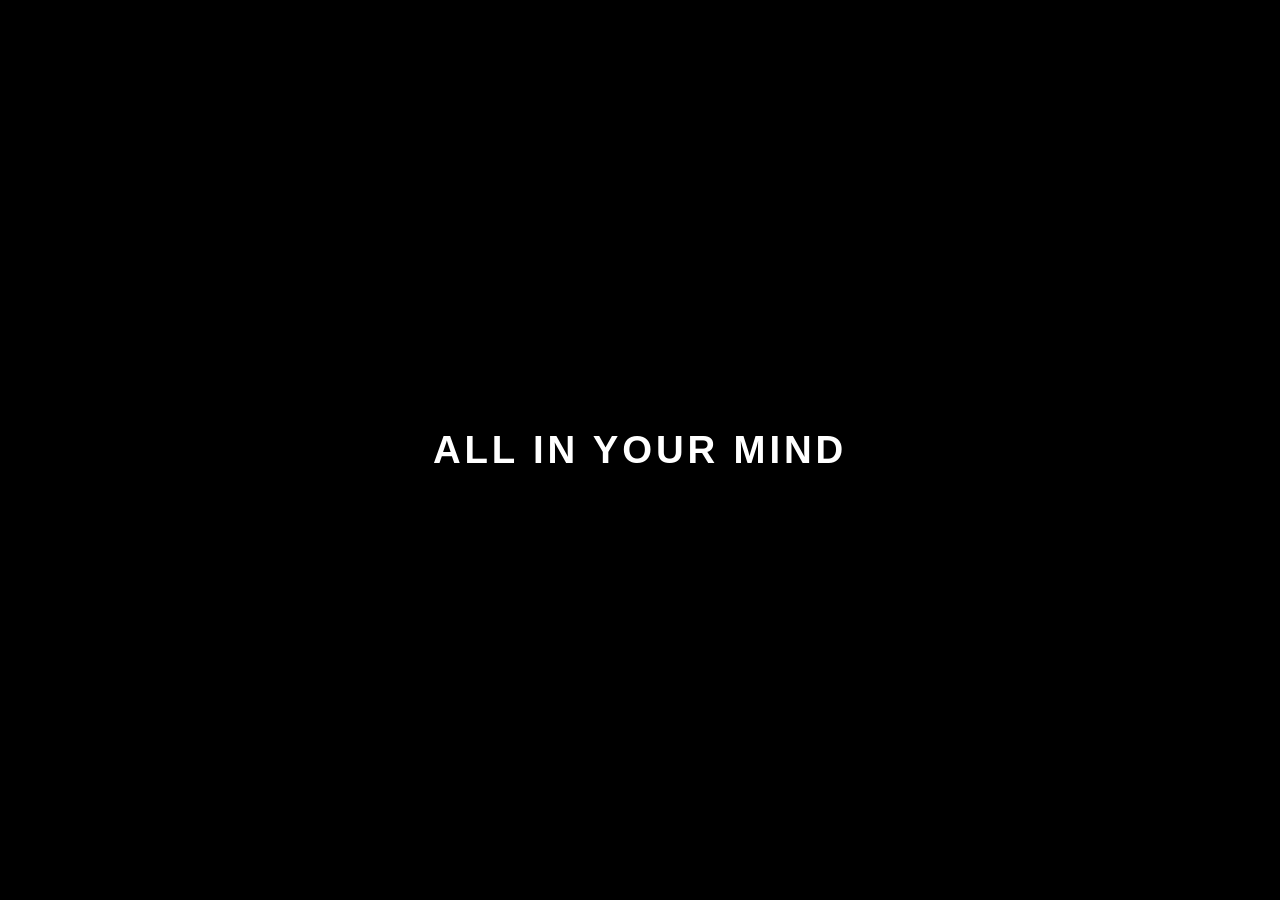
<file: case-635.html>
<!DOCTYPE html>
<html lang="en">
<head>
<meta charset="UTF-8">
<title>ALL IN YOUR MIND</title>
<style>
  html, body {
    margin: 0;
    padding: 0;
    height: 100%;
    background: #000;
    display: flex;
    align-items: center;
    justify-content: center;
  }
  h1 {
    color: #fff;
    font-family: sans-serif;
    font-size: 3vw;
    letter-spacing: 0.1em;
  }
</style>
</head>
<body>
  <h1>ALL IN YOUR MIND</h1>
</body>
</html>
<!-- Were you expecting to find something here? -->
<!-- Were you expecting to find something here? -->
<!-- Were you expecting to find something here? -->
<!-- Were you expecting to find something here? -->
<!-- You're not getting my information that easy -->
<!-- But it is fun to see you try -->
<!-- Maybe come back later -->
<!-- Just gotta search high -->
<!-- I'll be your translator -->
</file>
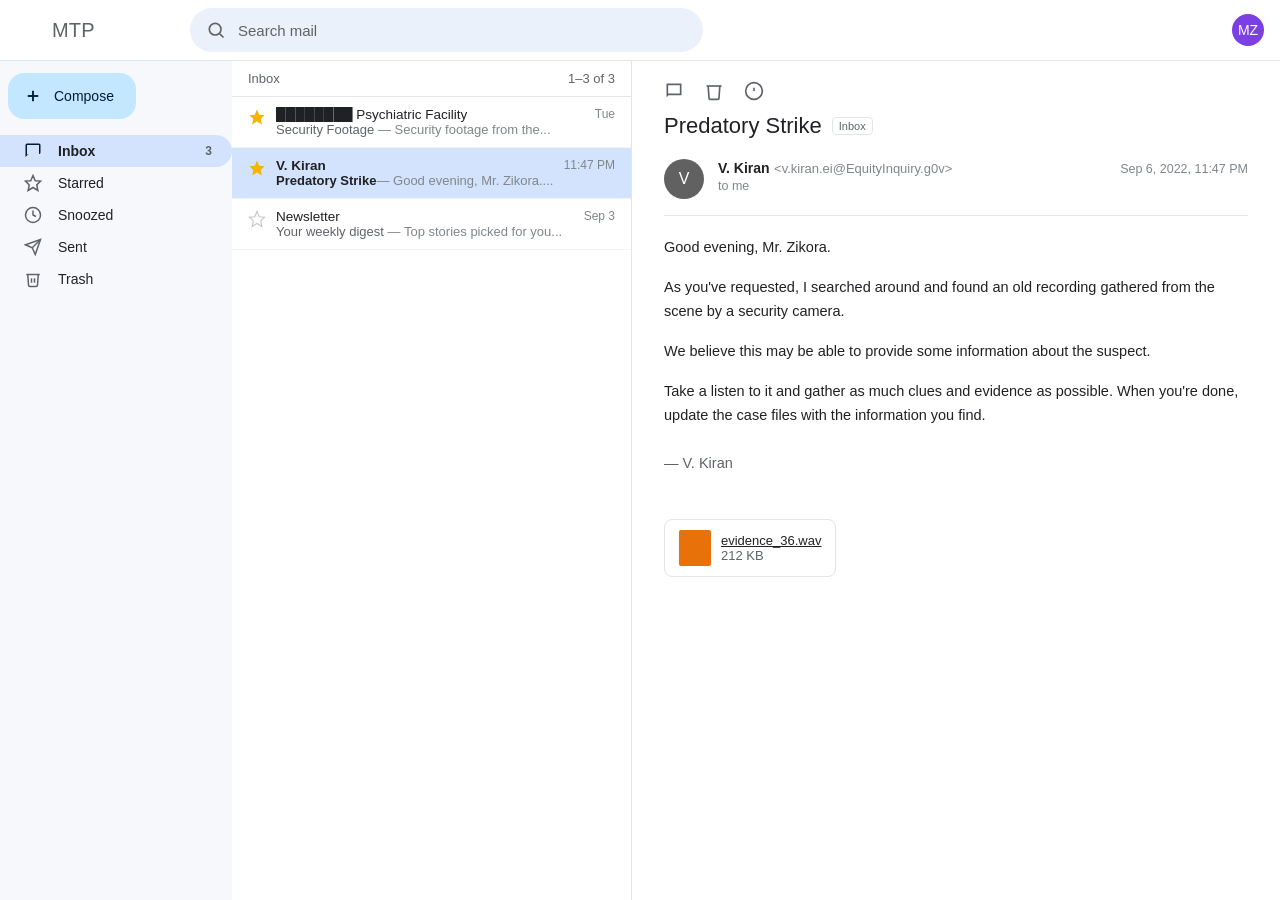
<file: email.html>
<!DOCTYPE html>
<html lang="en">

<head>
  <meta charset="UTF-8">
  <title>Inbox</title>
  <style>
    :root {
      --bg: #f6f8fc;
      --panel: #ffffff;
      --border: #e2e5e9;
      --text: #202124;
      --text-dim: #5f6368;
      --text-faint: #80868b;
      --accent: #1a73e8;
      --unread-bg: #f2f6fc;
      --hover: #f1f3f4;
      --star: #f4b400;
    }

    * {
      box-sizing: border-box;
    }

    body {
      margin: 0;
      font-family: 'Google Sans', Roboto, Arial, Helvetica, sans-serif;
      background: var(--bg);
      color: var(--text);
      height: 100vh;
      overflow: hidden;
    }

    .app {
      display: flex;
      flex-direction: column;
      height: 100vh;
    }

    /* Top bar */
    .topbar {
      display: flex;
      align-items: center;
      gap: 24px;
      padding: 8px 16px;
      background: var(--panel);
      border-bottom: 1px solid var(--border);
      flex-shrink: 0;
    }

    .brand {
      display: flex;
      align-items: center;
      gap: 8px;
      min-width: 150px;
    }

    .brand-mark {
      width: 28px;
      height: 28px;
      background-image: url("https://raw.githubusercontent.com/corsyc/bonded-talon/refs/heads/main/pictures/tails.png");
      background-size: cover;
      background-position: center;
      background-repeat: no-repeat;
      flex-shrink: 0;
    }

    .brand-name {
      font-size: 20px;
      color: #5f6368;
      letter-spacing: .2px;
    }

    .search {
      flex: 1;
      max-width: 720px;
      display: flex;
      align-items: center;
      background: #eaf1fb;
      border-radius: 24px;
      padding: 0 16px;
      height: 44px;
      color: var(--text-dim);
      font-size: 15px;
      gap: 12px;
    }

    .search svg {
      flex-shrink: 0;
    }

    .topbar-spacer {
      flex: 1;
    }

    .avatar {
      width: 32px;
      height: 32px;
      border-radius: 50%;
      background: #7b3fe4;
      color: white;
      display: flex;
      align-items: center;
      justify-content: center;
      font-size: 14px;
      font-weight: 500;
      flex-shrink: 0;
    }

    /* Body layout */
    .body {
      flex: 1;
      display: flex;
      overflow: hidden;
    }

    /* Sidebar */
    .sidebar {
      width: 232px;
      flex-shrink: 0;
      padding: 12px 0;
      overflow-y: auto;
    }

    .compose-btn {
      display: flex;
      align-items: center;
      gap: 12px;
      margin: 0 8px 16px 8px;
      padding: 14px 22px 14px 16px;
      background: #c2e7ff;
      border-radius: 16px;
      width: fit-content;
      font-size: 14px;
      font-weight: 500;
      color: #001d35;
      cursor: default;
    }

    .nav-item {
      display: flex;
      align-items: center;
      gap: 16px;
      padding: 0 20px 0 24px;
      height: 32px;
      border-radius: 0 16px 16px 0;
      font-size: 14px;
      color: var(--text);
      cursor: default;
    }

    .nav-item.active {
      background: #d3e3fd;
      font-weight: 700;
    }

    .nav-item svg {
      flex-shrink: 0;
      color: var(--text-dim);
    }

    .nav-item.active svg {
      color: #001d35;
    }

    .nav-count {
      margin-left: auto;
      font-size: 12px;
      color: var(--text-dim);
    }

    /* Message list */
    .list-pane {
      width: 400px;
      flex-shrink: 0;
      border-right: 1px solid var(--border);
      overflow-y: auto;
      background: var(--panel);
    }

    .list-header {
      display: flex;
      align-items: center;
      justify-content: space-between;
      padding: 10px 16px;
      font-size: 13px;
      color: var(--text-dim);
      border-bottom: 1px solid var(--border);
    }

    .row {
      display: flex;
      align-items: flex-start;
      gap: 10px;
      padding: 10px 16px;
      border-bottom: 1px solid #f1f3f4;
      cursor: default;
    }

    .row:hover {
      background: var(--hover);
    }

    .row.selected {
      background: #d3e3fd;
    }

    .row .star {
      color: #c4c7c5;
      margin-top: 1px;
      flex-shrink: 0;
    }

    .row .star.filled {
      color: var(--star);
    }

    .row-main {
      flex: 1;
      min-width: 0;
    }

    .row-top {
      display: flex;
      justify-content: space-between;
      gap: 8px;
    }

    .row-sender {
      font-size: 13.5px;
      color: var(--text);
      white-space: nowrap;
      overflow: hidden;
      text-overflow: ellipsis;
    }

    .row.unread .row-sender {
      font-weight: 700;
    }

    .row-time {
      font-size: 12px;
      color: var(--text-faint);
      flex-shrink: 0;
    }

    .row-subject {
      font-size: 13px;
      color: var(--text-dim);
      white-space: nowrap;
      overflow: hidden;
      text-overflow: ellipsis;
    }

    .row.unread .row-subject {
      color: var(--text);
      font-weight: 600;
    }

    .row-preview {
      color: var(--text-faint);
      font-weight: 400;
    }

    /* Reading pane */
    .read-pane {
      flex: 1;
      overflow-y: auto;
      background: var(--panel);
      padding: 20px 32px 60px 32px;
    }

    .read-toolbar {
      display: flex;
      gap: 20px;
      color: var(--text-dim);
      margin-bottom: 12px;
    }

    .subject-line {
      font-size: 22px;
      font-weight: 400;
      margin: 8px 0 20px 0;
      display: flex;
      align-items: center;
      gap: 10px;
    }

    .tag {
      font-size: 11px;
      color: var(--text-dim);
      border: 1px solid var(--border);
      border-radius: 4px;
      padding: 2px 6px;
      font-weight: 500;
    }

    .msg-head {
      display: flex;
      gap: 14px;
      padding-bottom: 16px;
      border-bottom: 1px solid var(--border);
      margin-bottom: 20px;
    }

    .msg-avatar {
      width: 40px;
      height: 40px;
      border-radius: 50%;
      background: #616161;
      color: #fff;
      display: flex;
      align-items: center;
      justify-content: center;
      font-size: 16px;
      font-weight: 500;
      flex-shrink: 0;
    }

    .msg-head-main {
      flex: 1;
    }

    .msg-head-top {
      display: flex;
      justify-content: space-between;
      align-items: baseline;
    }

    .msg-from-name {
      font-size: 14px;
      font-weight: 700;
      color: var(--text);
    }

    .msg-from-email {
      font-size: 13px;
      color: var(--text-faint);
      font-weight: 400;
    }

    .msg-time {
      font-size: 12.5px;
      color: var(--text-faint);
    }

    .msg-to {
      font-size: 12.5px;
      color: var(--text-faint);
      margin-top: 2px;
    }

    .msg-body {
      font-size: 14.5px;
      line-height: 1.65;
      color: #202124;
      max-width: 640px;
    }

    .msg-body p {
      margin: 0 0 16px 0;
    }

    .msg-body .sig {
      color: var(--text-dim);
      margin-top: 24px;
    }

    .attachment {
      margin-top: 28px;
      display: inline-flex;
      align-items: center;
      gap: 10px;
      border: 1px solid var(--border);
      border-radius: 8px;
      padding: 10px 14px;
      font-size: 13px;
      color: var(--text-dim);
      max-width: 260px;
    }

    .attachment-icon {
      width: 32px;
      height: 36px;
      background: #e8710a;
      border-radius: 2px;
      flex-shrink: 0;
      position: relative;
    }

    .attachment-name {
      color: var(--text);
      font-weight: 500;
    }

    ::-webkit-scrollbar {
      width: 10px;
    }

    ::-webkit-scrollbar-thumb {
      background: #dadce0;
      border-radius: 6px;
    }

    ::-webkit-scrollbar-track {
      background: transparent;
    }
  </style>
</head>

<body>
  <div class="app">

    <div class="topbar">
      <div class="brand">
        <div class="brand-mark"></div>
        <div class="brand-name">MTP</div>
      </div>
      <div class="search">
        <svg width="20" height="20" viewBox="0 0 24 24" fill="none" stroke="currentColor" stroke-width="2">
          <circle cx="11" cy="11" r="7" />
          <line x1="21" y1="21" x2="16.65" y2="16.65" />
        </svg>
        Search mail
      </div>
      <div class="topbar-spacer"></div>
      <div class="avatar">MZ</div>
    </div>

    <div class="body">

      <div class="sidebar">
        <div class="compose-btn">
          <svg width="18" height="18" viewBox="0 0 24 24" fill="none" stroke="#001d35" stroke-width="2.5">
            <line x1="12" y1="5" x2="12" y2="19" />
            <line x1="5" y1="12" x2="19" y2="12" />
          </svg>
          Compose
        </div>
        <div class="nav-item active">
          <svg width="18" height="18" viewBox="0 0 24 24" fill="currentColor">
            <path d="M4 4h16v12H5.17L4 17.17V4zm0-2a2 2 0 00-2 2v16l4-4h14a2 2 0 002-2V4a2 2 0 00-2-2H4z" />
          </svg>
          Inbox
          <span class="nav-count">3</span>
        </div>
        <div class="nav-item">
          <svg width="18" height="18" viewBox="0 0 24 24" fill="none" stroke="currentColor" stroke-width="2">
            <polygon points="12 2 15 9 22 9.5 17 14.5 18.5 22 12 18 5.5 22 7 14.5 2 9.5 9 9" />
          </svg>
          Starred
        </div>
        <div class="nav-item">
          <svg width="18" height="18" viewBox="0 0 24 24" fill="none" stroke="currentColor" stroke-width="2">
            <circle cx="12" cy="12" r="10" />
            <polyline points="12 6 12 12 16 14" />
          </svg>
          Snoozed
        </div>
        <div class="nav-item">
          <svg width="18" height="18" viewBox="0 0 24 24" fill="none" stroke="currentColor" stroke-width="2">
            <line x1="22" y1="2" x2="11" y2="13" />
            <polygon points="22 2 15 22 11 13 2 9 22 2" />
          </svg>
          Sent
        </div>
        <div class="nav-item">
          <svg width="18" height="18" viewBox="0 0 24 24" fill="none" stroke="currentColor" stroke-width="2">
            <polyline points="3 6 5 6 21 6" />
            <path d="M19 6l-1 14a2 2 0 01-2 2H8a2 2 0 01-2-2L5 6" />
            <path d="M10 11v6" />
            <path d="M14 11v6" />
          </svg>
          Trash
        </div>
      </div>

      <div class="list-pane">
        <div class="list-header">
          <span>Inbox</span>
          <span>1–3 of 3</span>
        </div>

        <div class="row">
          <svg class="star filled" width="18" height="18" viewBox="0 0 24 24" fill="currentColor">
            <polygon points="12 2 15 9 22 9.5 17 14.5 18.5 22 12 18 5.5 22 7 14.5 2 9.5 9 9" />
          </svg>
          <div class="row-main">
            <div class="row-top">
              <div class="row-sender"><td><span class="redacted">████████</span> Psychiatric Facility</td></div>
              <div class="row-time">Tue</div>
            </div>
            <div class="row-subject">Security Footage <span class="row-preview">— Security footage from the...</span></div>
          </div>
        </div>

        <div class="row unread selected">
          <svg class="star filled" width="18" height="18" viewBox="0 0 24 24" fill="currentColor">
            <polygon points="12 2 15 9 22 9.5 17 14.5 18.5 22 12 18 5.5 22 7 14.5 2 9.5 9 9" />
          </svg>
          <div class="row-main">
            <div class="row-top">
              <div class="row-sender">V. Kiran</div>
              <div class="row-time">11:47 PM</div>
            </div>
            <div class="row-subject">Predatory Strike<span class="row-preview">— Good evening, Mr. Zikora....</span></div>
          </div>
        </div>

        <div class="row">
          <svg class="star" width="18" height="18" viewBox="0 0 24 24" fill="none" stroke="currentColor"
            stroke-width="1.5">
            <polygon points="12 2 15 9 22 9.5 17 14.5 18.5 22 12 18 5.5 22 7 14.5 2 9.5 9 9" />
          </svg>
          <div class="row-main">
            <div class="row-top">
              <div class="row-sender">Newsletter</div>
              <div class="row-time">Sep 3</div>
            </div>
            <div class="row-subject">Your weekly digest <span class="row-preview">— Top stories picked for you...</span>
            </div>
          </div>
        </div>
      </div>

      <div class="read-pane">
        <div class="read-toolbar">
          <svg width="20" height="20" viewBox="0 0 24 24" fill="none" stroke="currentColor" stroke-width="2">
            <path d="M4 4h16v12H5.17L4 17.17V4z" />
          </svg>
          <svg width="20" height="20" viewBox="0 0 24 24" fill="none" stroke="currentColor" stroke-width="2">
            <polyline points="3 6 5 6 21 6" />
            <path d="M19 6l-1 14a2 2 0 01-2 2H8a2 2 0 01-2-2L5 6" />
          </svg>
          <svg width="20" height="20" viewBox="0 0 24 24" fill="none" stroke="currentColor" stroke-width="2">
            <circle cx="12" cy="12" r="10" />
            <line x1="12" y1="8" x2="12" y2="12" />
            <line x1="12" y1="16" x2="12.01" y2="16" />
          </svg>
        </div>

        <div class="subject-line">
          Predatory Strike
          <span class="tag">Inbox</span>
        </div>

        <div class="msg-head">
          <div class="msg-avatar">V</div>
          <div class="msg-head-main">
            <div class="msg-head-top">
              <div>
                <span class="msg-from-name">V. Kiran</span>
                <span class="msg-from-email">&lt;v.kiran.ei@EquityInquiry.g0v&gt;</span>
              </div>
              <div class="msg-time">Sep 6, 2022, 11:47 PM</div>
            </div>
            <div class="msg-to">to me</div>
          </div>
        </div>

        <div class="msg-body">
          <p>Good evening, Mr. Zikora. </p>
          <p>As you've requested, I searched around and found an old recording gathered from the scene by a security camera.</p>
          <p>We believe this may be able to provide some information about the suspect.</p>
          <p>Take a listen to it and gather as much clues and evidence as possible. When you're done, update the case files with the information you find.</p>
          <p class="sig">— V. Kiran</p>
        </div>

        <div class="attachment">
          <div class="attachment-icon"></div>
          <div>
            <a class="attachment-name" href="evidence_36.html">evidence_36.wav</a>
            <div>212 KB</div>
          </div>
        </div>
      </div>

    </div>
  </div>
</body>

</html>
</file>
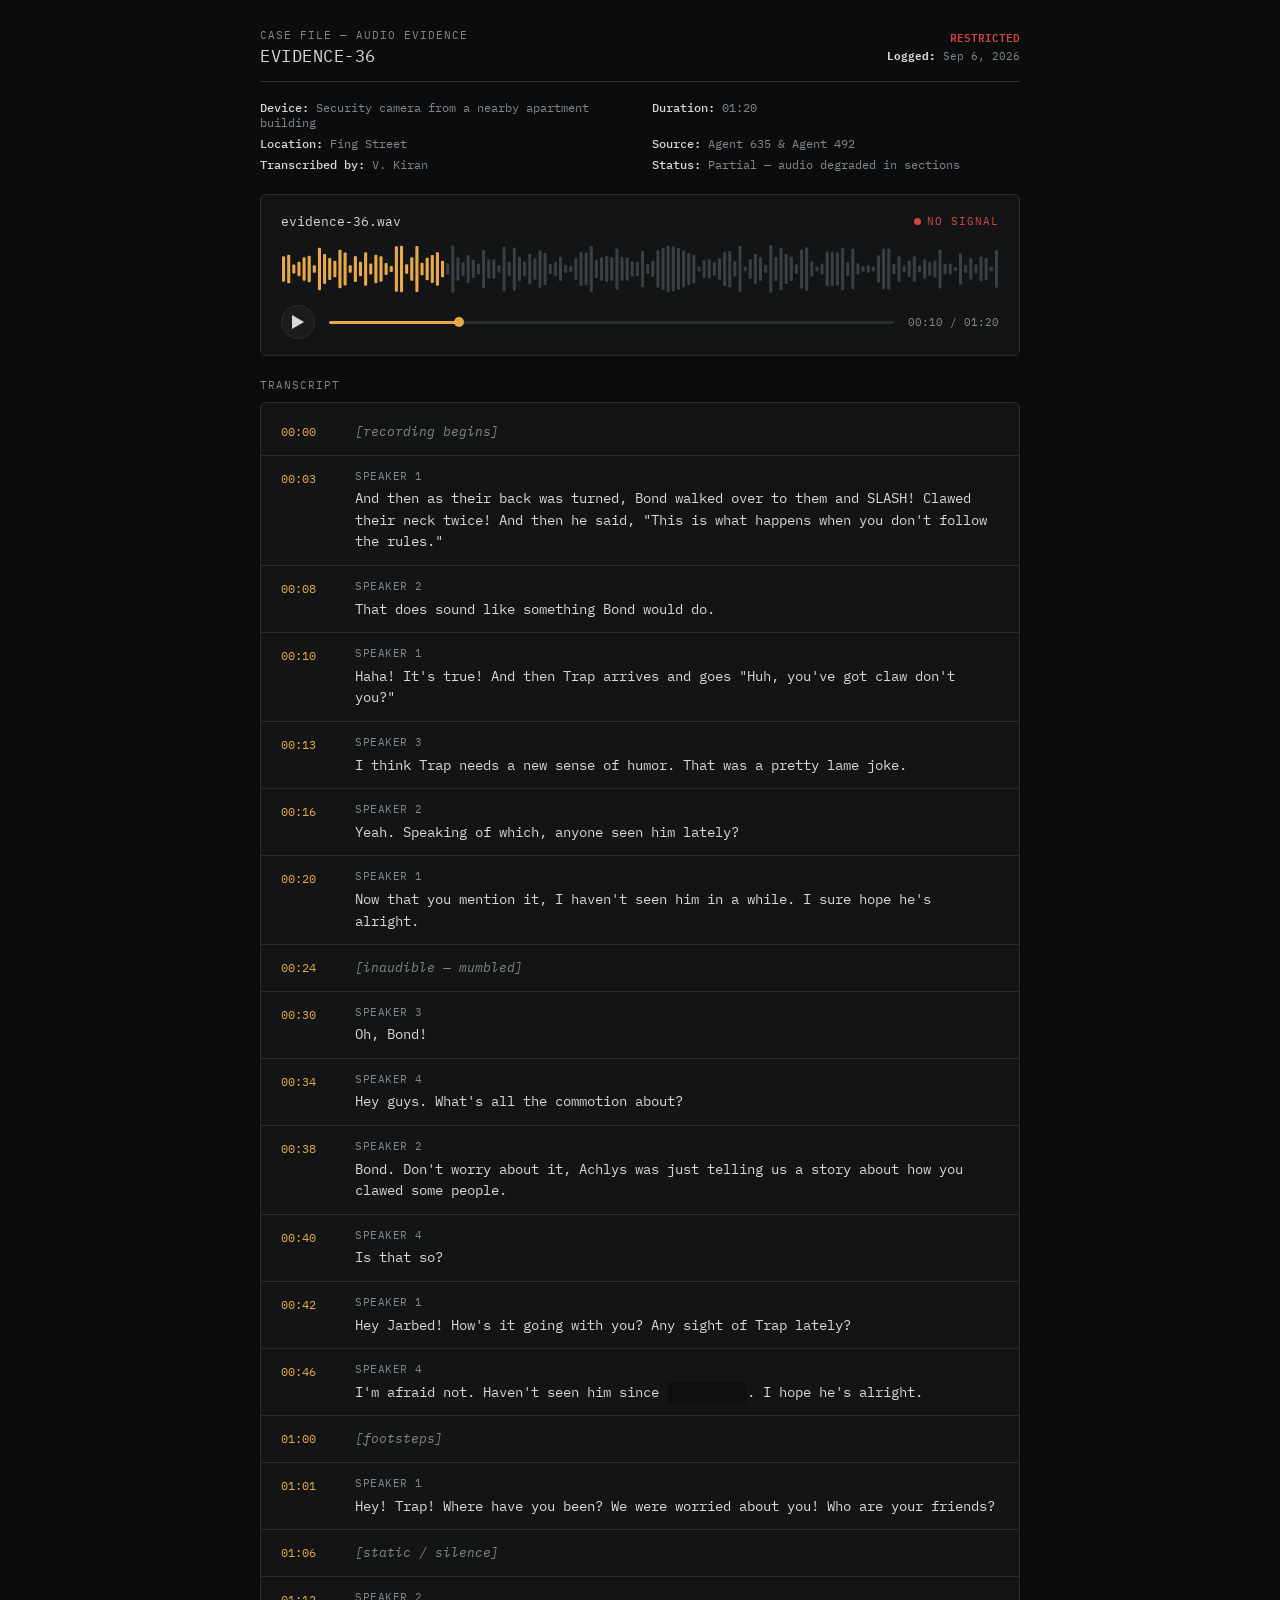
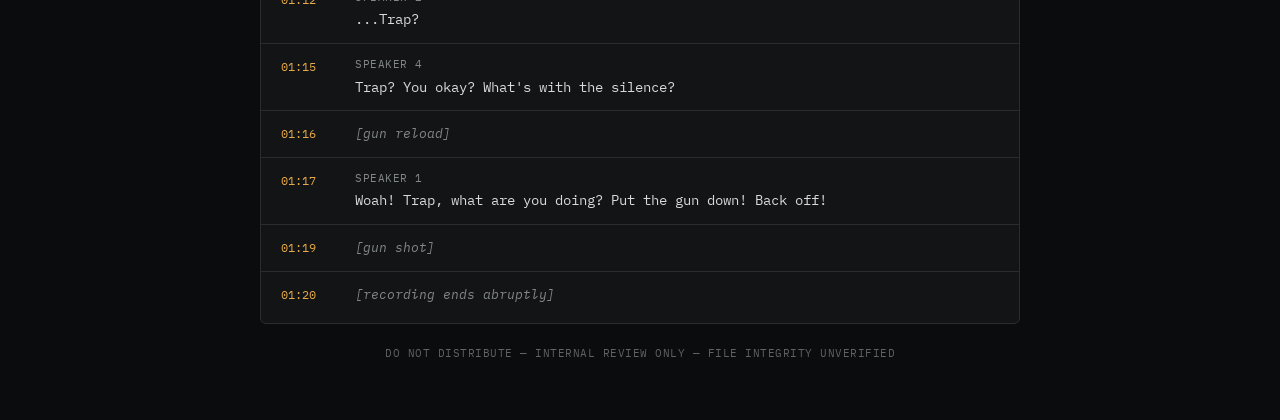
<file: evidence_36.html>
<!DOCTYPE html>
<html lang="en">

<head>
  <meta charset="UTF-8">
  <title>Evidence Viewer</title>
  <link rel="stylesheet" href="evidence_36.css">
</head>

<body>
  <div class="wrap">

    <div class="case-bar">
      <div class="case-title">
        CASE FILE — AUDIO EVIDENCE
        <span class="num">EVIDENCE-36</span>
      </div>
      <div class="case-status">
        <div class="conf">RESTRICTED</div>
        <div><b>Logged:</b> Sep 6, 2026</div>
      </div>
    </div>

    <div class="meta-grid">
      <div><b>Device:</b> Security camera from a nearby apartment building</div>
      <div><b>Duration:</b> 01:20</div>
      <div><b>Location:</b> Fing Street</div>
      <div><b>Source:</b> Agent 635 & Agent 492</div>
      <div><b>Transcribed by:</b> V. Kiran</div>
      <div><b>Status:</b> Partial — audio degraded in sections</div>
    </div>

    <div class="player">
      <div class="player-top">
        <div class="file-name">evidence-36.wav</div>
        <div class="rec"><span class="rec-dot"></span>NO SIGNAL</div>
      </div>

      <svg class="waveform" viewBox="0 0 700 52" preserveAspectRatio="none">

        <g id="bars"></g>
      </svg>

      <div class="controls">
        <div class="play-btn">
          <svg width="12" height="14" viewBox="0 0 12 14" fill="#d8dad9">
            <polygon points="0,0 12,7 0,14" />
          </svg>
        </div>
        <div class="scrub-track">
          <div class="scrub-fill"></div>
          <div class="scrub-handle"></div>
        </div>
        <div class="time">00:10 / 01:20</div>
      </div>
    </div>

    <div class="transcript-label">
      <span>TRANSCRIPT</span>
    </div>

    <div class="transcript">
      <div class="line">
        <div class="ts">00:00</div>
        <div class="line-body">
          <span class="system-note">[recording begins]</span>
        </div>
      </div>
      <div class="line">
        <div class="ts">00:03</div>
        <div class="line-body">
          <span class="speaker">SPEAKER 1</span>
          And then as their back was turned, Bond walked over to them and SLASH! Clawed their neck twice! And then he
          said, "This is what happens when you don't follow the rules."
        </div>
      </div>
      <div class="line">
        <div class="ts">00:08</div>
        <div class="line-body">
          <span class="speaker">SPEAKER 2</span>
          That does sound like something Bond would do.
        </div>
      </div>
      <div class="line">
        <div class="ts">00:10</div>
        <div class="line-body">
          <span class="speaker">SPEAKER 1</span>
          Haha! It's true! And then Trap arrives and goes "Huh, you've got claw don't you?"
        </div>
      </div>
      <div class="line">
        <div class="ts">00:13</div>
        <div class="line-body">
          <span class="speaker">SPEAKER 3</span>
          I think Trap needs a new sense of humor. That was a pretty lame joke.
        </div>
      </div>
      <div class="line">
        <div class="ts">00:16</div>
        <div class="line-body">
          <span class="speaker">SPEAKER 2</span>
          Yeah. Speaking of which, anyone seen him lately?
        </div>
      </div>
      <div class="line">
        <div class="ts">00:20</div>
        <div class="line-body">
          <span class="speaker">SPEAKER 1</span>
          Now that you mention it, I haven't seen him in a while. I sure hope he's alright.
        </div>
      </div>
      <div class="line">
        <div class="ts">00:24</div>
        <div class="line-body">
          <span class="system-note">[inaudible — mumbled]</span>
        </div>
      </div>
      <div class="line">
        <div class="ts">00:30</div>
        <div class="line-body">
          <span class="speaker">SPEAKER 3</span>
          Oh, Bond!
        </div>
      </div>
      <div class="line">
        <div class="ts">00:34</div>
        <div class="line-body">
          <span class="speaker">SPEAKER 4</span>
          Hey guys. What's all the commotion about?
        </div>
      </div>
      <div class="line">
        <div class="ts">00:38</div>
        <div class="line-body">
          <span class="speaker">SPEAKER 2</span>
          Bond. Don't worry about it, Achlys was just telling us a story about how you clawed some people.
        </div>
      </div>
      <div class="line">
        <div class="ts">00:40</div>
        <div class="line-body">
          <span class="speaker">SPEAKER 4</span>
          Is that so?
        </div>
      </div>
      <div class="line">
        <div class="ts">00:42</div>
        <div class="line-body">
          <span class="speaker">SPEAKER 1</span>
          Hey Jarbed! How's it going with you? Any sight of Trap lately?
        </div>
      </div>
      <div class="line">
        <div class="ts">00:46</div>
        <div class="line-body">
          <span class="speaker">SPEAKER 4</span>
          I'm afraid not. Haven't seen him since <span class="redacted">[REDACTED]</span>. I hope he's alright.
        </div>
      </div>
      <div class="line">
        <div class="ts">01:00</div>
        <div class="line-body">
          <span class="system-note">[footsteps]</span>
        </div>
      </div>
      <div class="line">
        <div class="ts">01:01</div>
        <div class="line-body">
          <span class="speaker">SPEAKER 1</span>
          Hey! Trap! Where have you been? We were worried about you! Who are your friends?
        </div>
      </div>
      <div class="line">
        <div class="ts">01:06</div>
        <div class="line-body">
          <span class="system-note">[static / silence]</span>
        </div>
      </div>
      <div class="line">
        <div class="ts">01:12</div>
        <div class="line-body">
          <span class="speaker">SPEAKER 2</span>
          ...Trap?
        </div>
      </div>
      <div class="line">
        <div class="ts">01:15</div>
        <div class="line-body">
          <span class="speaker">SPEAKER 4</span>
          Trap? You okay? What's with the silence?
        </div>
      </div>
      <div class="line">
        <div class="ts">01:16</div>
        <div class="line-body">
          <span class="system-note">[gun reload]</span>
        </div>
      </div>
      <div class="line">
        <div class="ts">01:17</div>
        <div class="line-body">
          <span class="speaker">SPEAKER 1</span>
          Woah! Trap, what are you doing? Put the gun down! Back off!
        </div>
      </div>
      <div class="line">
        <div class="ts">01:19</div>
        <div class="line-body">
          <span class="system-note">[gun shot]</span>
        </div>
      </div>
      <div class="line">
        <div class="ts">01:20</div>
        <div class="line-body">
          <span class="system-note">[recording ends abruptly]</span>
        </div>
      </div>
    </div>

    <div class="footer-stamp">
      DO NOT DISTRIBUTE — INTERNAL REVIEW ONLY — FILE INTEGRITY UNVERIFIED
    </div>

  </div>

  <script>
    // build a static-looking waveform once
    const g = document.getElementById('bars');
    const barCount = 140;
    const w = 700 / barCount;
    let seed = 7;
    function rand() { seed = (seed * 9301 + 49297) % 233280; return seed / 233280; }
    const playedUpTo = Math.floor(barCount * 0.23);
    for (let i = 0; i < barCount; i++) {
      const h = 4 + rand() * 44;
      const y = (52 - h) / 2;
      const rect = document.createElementNS('http://www.w3.org/2000/svg', 'rect');
      rect.setAttribute('x', i * w + 1);
      rect.setAttribute('y', y);
      rect.setAttribute('width', Math.max(1, w - 2));
      rect.setAttribute('height', h);
      rect.setAttribute('rx', 1);
      if (i < playedUpTo) rect.setAttribute('class', 'played');
      g.appendChild(rect);
    }
  </script>
</body>

</html>
</file>
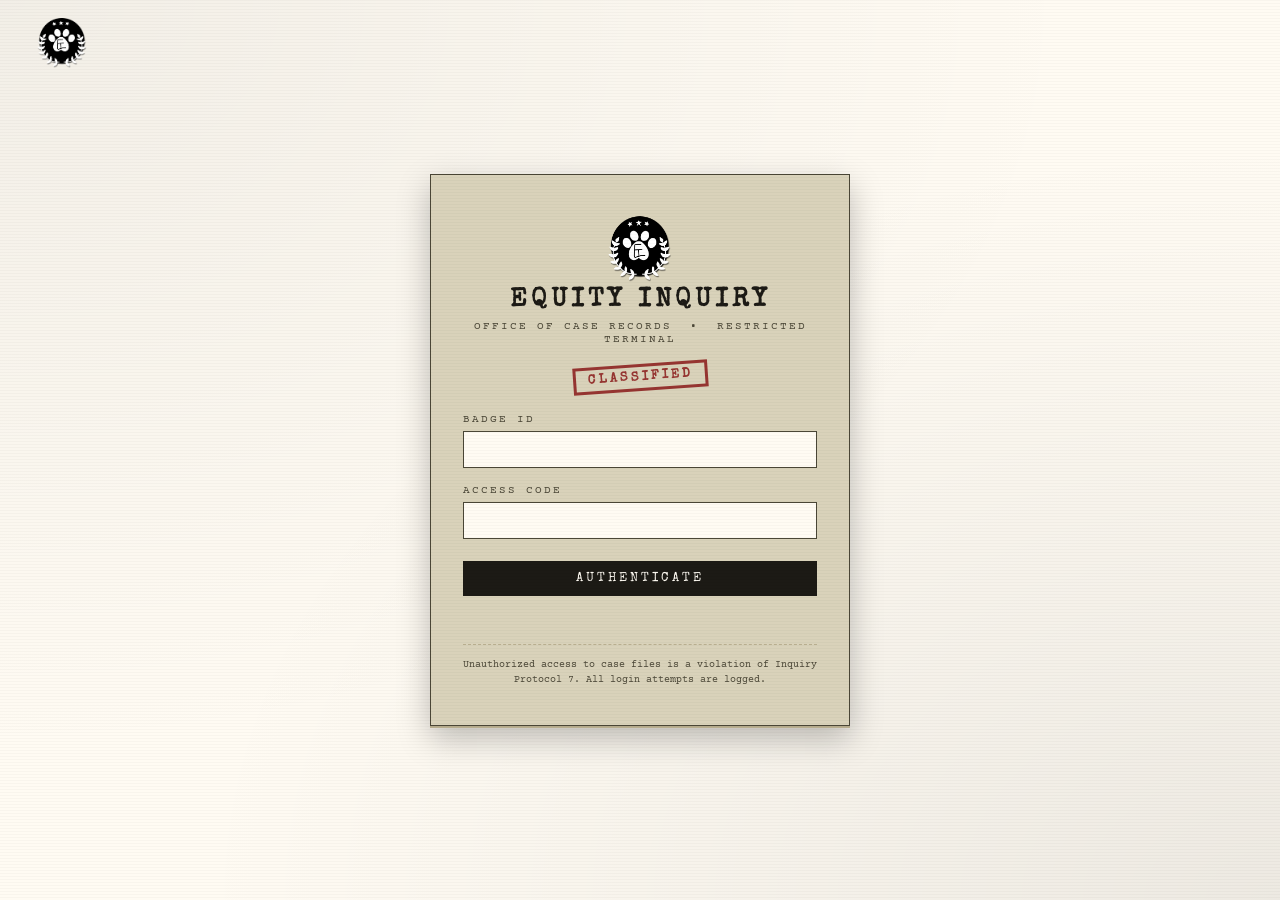
<file: files.html>
<!DOCTYPE html>
<html lang="en">
<head>
<meta charset="UTF-8">
<meta name="viewport" content="width=device-width, initial-scale=1.0">
<meta name="robots" content="noindex, nofollow">
<title>EQUITY INQUIRY — BOND JARBED CASE FOLDER</title>
<link rel="preconnect" href="https://fonts.googleapis.com">
<link rel="preconnect" href="https://fonts.gstatic.com" crossorigin>
<link href="https://fonts.googleapis.com/css2?family=Acme&family=Indie+Flower&family=Zeyada&display=swap" rel="stylesheet">


<link rel="stylesheet" href="style.css">
</head>
<body>

<div class="scanlines"></div>
<div class="corner-logos" aria-hidden="true">
  <img src="pictures/EquityInquiryDark.png" alt="">

</div>

<div class="folder-wrap">
  <div class="folder-header">
    <h1>BOND JARBED CASE FOLDER</h1>
    <span style="font-size:11px; color:var(--ink-faded);">BADGE: MaatZikora</span>
  </div>
  <p class="folder-sub">OFFICE OF CASE RECORDS — SELECT A FILE TO OPEN</p>

  <ul class="file-list">
    <li>
      <a class="file-item" href="case-0216.html">
        <div class="file-top-row">
          <span class="file-id">FILE NO. 0216</span>
          <span class="file-status open">OPEN</span>
        </div>
        <div class="file-title">Predatory Strike</div>
        <p class="file-desc">Case file for the Predatory Strike incident.</p>
      </a>
    </li>

    <li>
      <a class="file-item" href="case-0342.html">
        <div class="file-top-row">
          <span class="file-id">FILE NO. 0342</span>
          <span class="file-status open">OPEN</span>
        </div>
        <div class="file-title">Bonded Talon</div>
        <p class="file-desc">Case file for the Bonded Talon organization.</p>
      </a>
    </li>

    <li>
      <div class="file-item locked">
        <div class="file-top-row">
          <span class="file-id">FILE NO. 0256</span>
          <span class="file-status locked-status">SEALED</span>
        </div>
        <div class="file-title">████ ██████</div>
        <p class="file-desc">This file is sealed pending further authorization.</p>
      </div>
    </li>
  </ul>

  <div class="folder-logout">
    <button onclick="endSession()">END SESSION</button>
  </div>
</div>

<script src="auth-guard.js"></script>
</body>
</html>
</file>
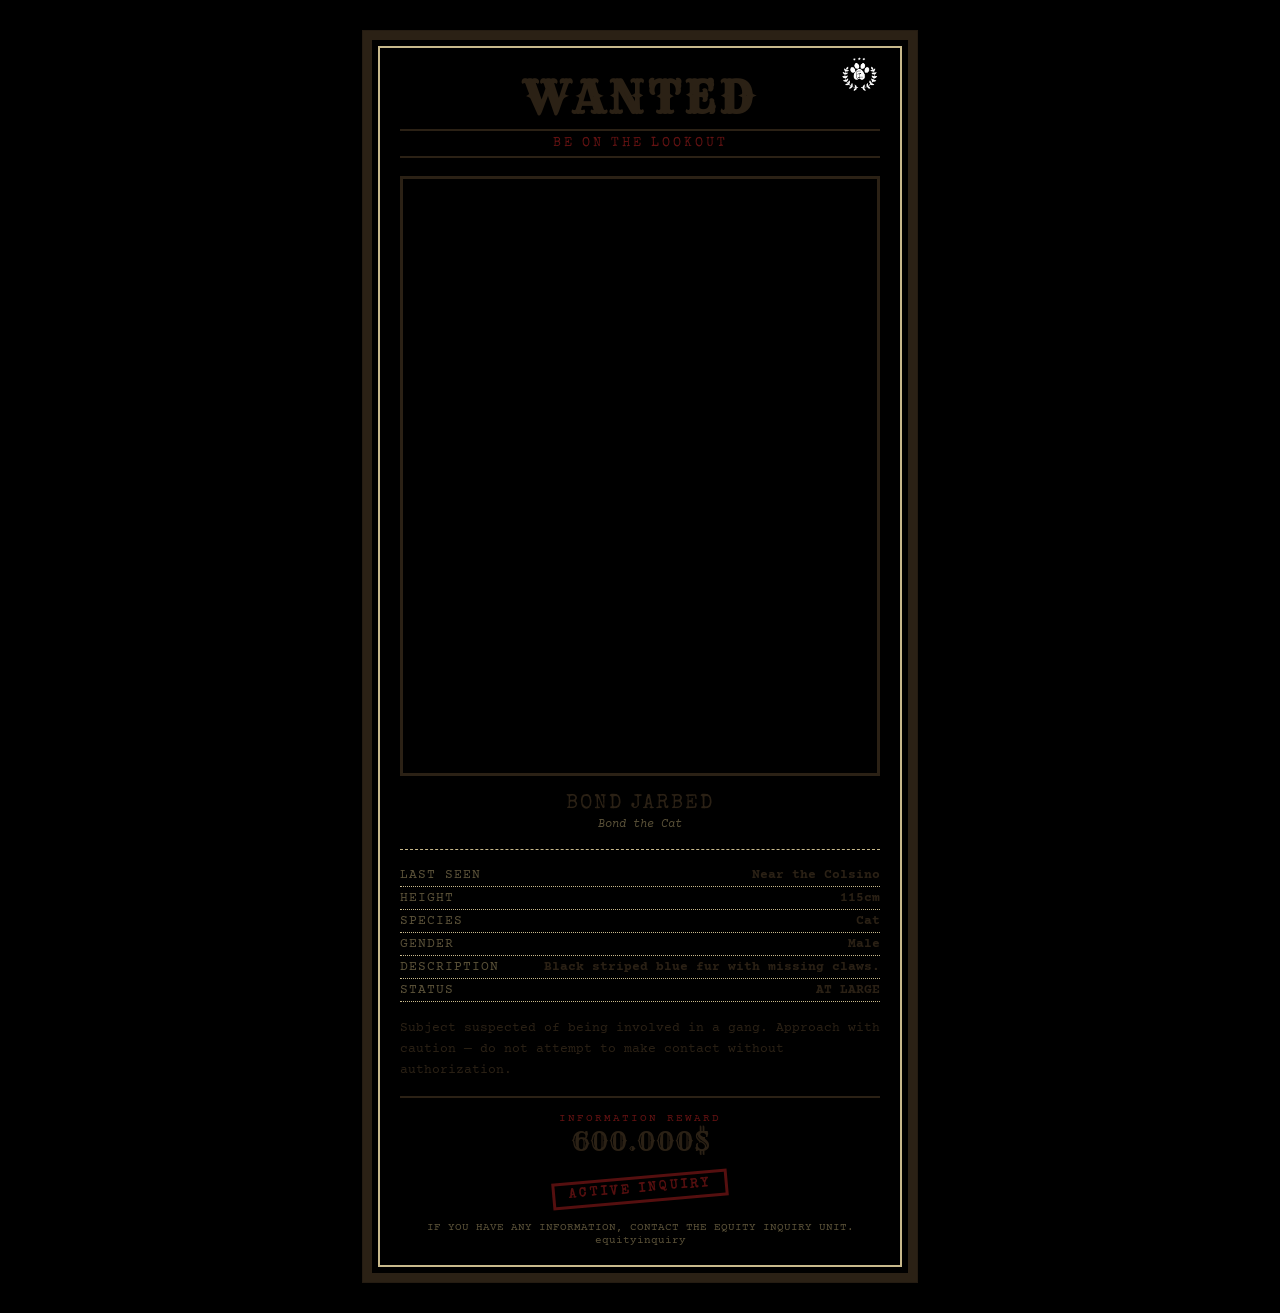
<file: profile-bond.html>
<!DOCTYPE html>
<html lang="en">
<head>
<meta charset="UTF-8">
<meta name="viewport" content="width=device-width, initial-scale=1.0">
<meta name="robots" content="noindex, nofollow">
<title>EQUITY INQUIRY — WANTED: Bond</title>
<link rel="preconnect" href="https://fonts.googleapis.com">
<link rel="preconnect" href="https://fonts.gstatic.com" crossorigin>
<link href="https://fonts.googleapis.com/css2?family=Zeyada&display=swap" rel="stylesheet">
<link rel="stylesheet" href="wanted.css">
</head>
<body class="wanted-body">

<div class="poster">
  <div class="company-logo"> <img src="pictures/EquityInquiryDark.png" alt="Company Logo"> </div>
  <h1 class="poster-heading">WANTED</h1>
  <p class="poster-subheading">Be On the Lookout</p>

  <div class="poster-photo"> <img src="pictures/bondsketch.png" alt="Bond Sketch"> </div>

  <p class="poster-name">BOND JARBED</p>
  <p class="poster-alias">Bond the Cat</p>

  <div class="poster-details">
    <div class="poster-row"><span>Last seen</span><span>Near the Colsino</span></div>
    <div class="poster-row"><span>Height</span><span>115cm</span></div>
    <div class="poster-row"><span>Species</span><span>Cat</span></div>
    <div class="poster-row"><span>Gender</span><span>Male</span></div>
    <div class="poster-row"><span>Description</span><span>Black striped blue fur with missing claws.</span></div>
    <div class="poster-row"><span>Status</span><span>AT LARGE</span></div>
  </div>

  <p class="poster-description">
    Subject suspected of being involved in a gang. Approach with caution &mdash; do not attempt
    to make contact without authorization.
  </p>

  <div class="poster-reward">
    <div class="poster-reward-label">Information Reward</div>
    <div class="poster-reward-amount">600.000$</div>
  </div>

  <div class="poster-stamp">ACTIVE INQUIRY</div>
  <p class="poster-note"></p>
  <div class="poster-footer">IF YOU HAVE ANY INFORMATION, CONTACT THE EQUITY INQUIRY UNIT. equityinquiry
</div>
</div>

</body>

</html>
</file>
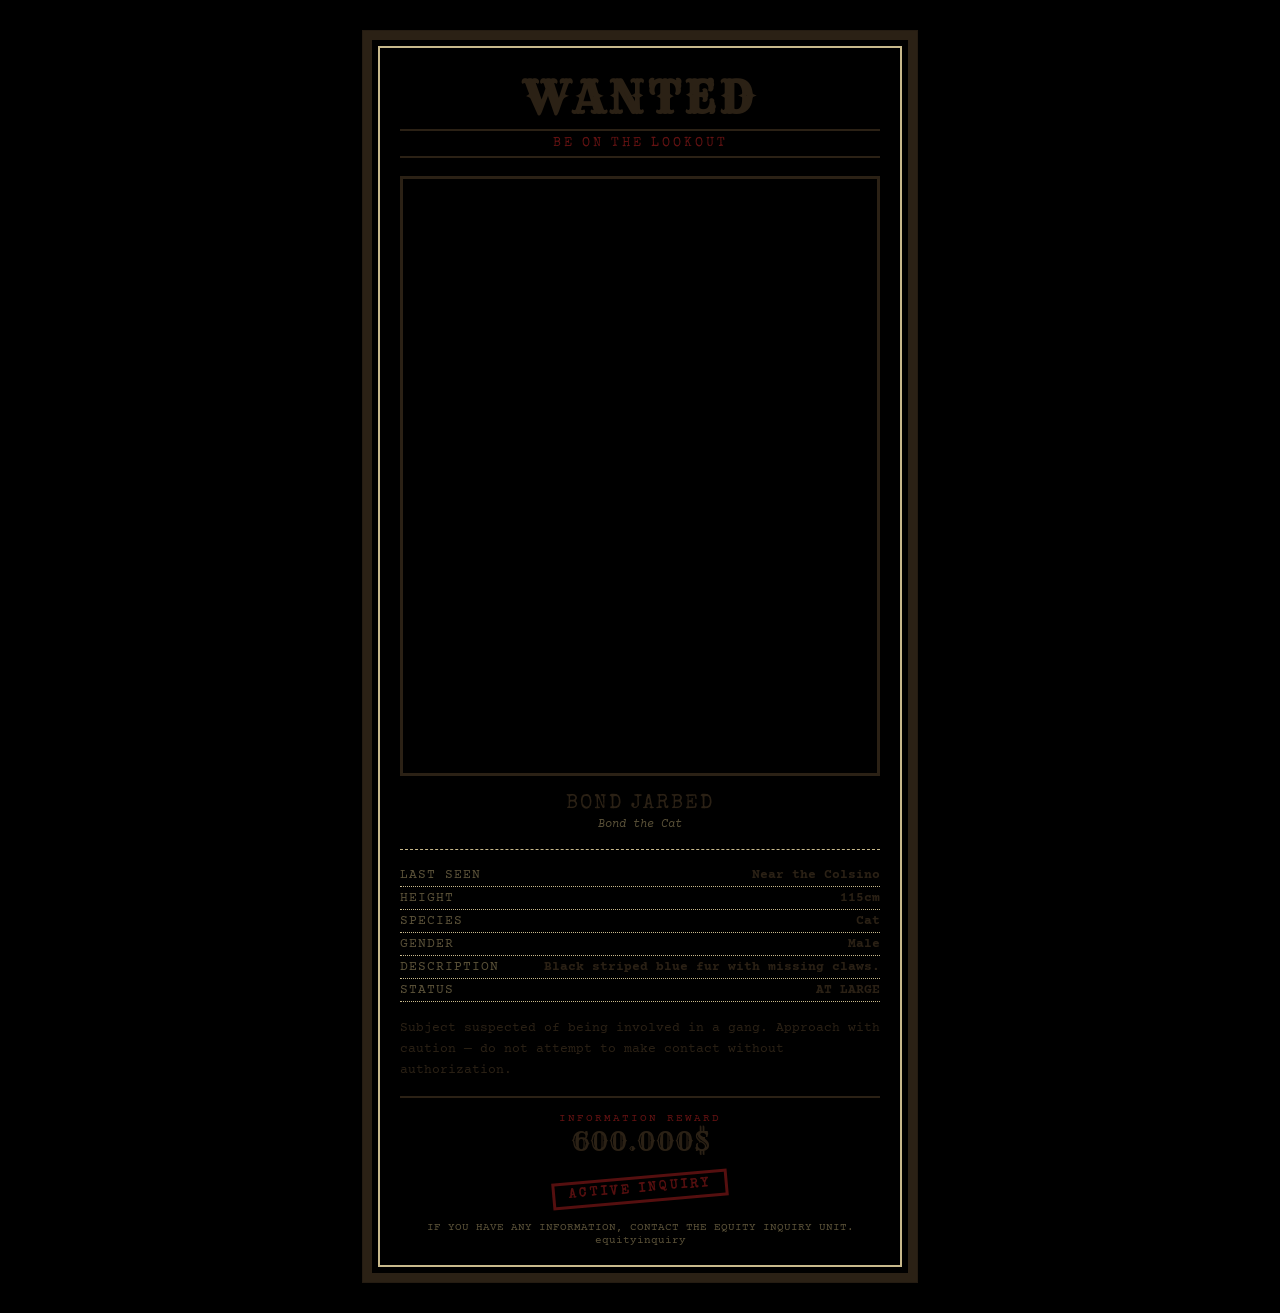
<file: wanted.html>
<!DOCTYPE html>
<html lang="en">
<head>
<meta charset="UTF-8">
<meta name="viewport" content="width=device-width, initial-scale=1.0">
<meta name="robots" content="noindex, nofollow">
<title>EQUITY INQUIRY — WANTED: Bond</title>
<link rel="preconnect" href="https://fonts.googleapis.com">
<link rel="preconnect" href="https://fonts.gstatic.com" crossorigin>
<link href="https://fonts.googleapis.com/css2?family=Zeyada&display=swap" rel="stylesheet">
<link rel="stylesheet" href="wanted.css">
</head>
<body class="wanted-body">

<div class="poster">
  <h1 class="poster-heading">WANTED</h1>
  <p class="poster-subheading">Be On the Lookout</p>

  <div class="poster-photo"> <img src="pictures/bondsketch.png" alt="Bond Sketch"> </div>

  <p class="poster-name">BOND JARBED</p>
  <p class="poster-alias">Bond the Cat</p>

  <div class="poster-details">
    <div class="poster-row"><span>Last seen</span><span>Near the Colsino</span></div>
    <div class="poster-row"><span>Height</span><span>115cm</span></div>
    <div class="poster-row"><span>Species</span><span>Cat</span></div>
    <div class="poster-row"><span>Gender</span><span>Male</span></div>
    <div class="poster-row"><span>Description</span><span>Black striped blue fur with missing claws.</span></div>
    <div class="poster-row"><span>Status</span><span>AT LARGE</span></div>
  </div>

  <p class="poster-description">
    Subject suspected of being involved in a gang. Approach with caution &mdash; do not attempt
    to make contact without authorization.
  </p>

  <div class="poster-reward">
    <div class="poster-reward-label">Information Reward</div>
    <div class="poster-reward-amount">600.000$</div>
  </div>

  <div class="poster-stamp">ACTIVE INQUIRY</div>
  <p class="poster-note"></p>
  <div class="poster-footer">IF YOU HAVE ANY INFORMATION, CONTACT THE EQUITY INQUIRY UNIT. equityinquiry
</div>
</div>

</body>

</html>
</file>
<file: style.css>
@import url('https://fonts.googleapis.com/css2?family=Special+Elite&family=Courier+Prime:wght@400;700&display=swap');

:root {
  --paper: #fffbf3;
  --paper-dark: #d9d2ba;
  --ink: #1c1a15;
  --ink-faded: #4a4636;
  --red-stamp: #8b1a1a;
  --line: #b8ae8f;
}

* { box-sizing: border-box; }

body {
  margin: 0;
  min-height: 100vh;
  background: var(--paper);
  background-image:
    radial-gradient(ellipse at top left, rgba(0,0,0,0.05), transparent 60%),
    radial-gradient(ellipse at bottom right, rgba(0,0,0,0.07), transparent 60%);
  font-family: 'Courier Prime', 'Courier New', monospace;
  color: var(--ink);
  display: flex;
  align-items: center;
  justify-content: center;
  padding: 24px;
  position: relative;
  overflow-x: hidden;
}

.scanlines {
  pointer-events: none;
  position: fixed;
  inset: 0;
  background: repeating-linear-gradient(
    to bottom,
    rgba(0,0,0,0.025),
    rgba(0,0,0,0.025) 1px,
    transparent 1px,
    transparent 3px
  );
  z-index: 5;
}

.corner-logos {
  position: fixed;
  top: 14px;
  left: 18px;
  right: 18px;
  display: flex;
  justify-content: space-between;
  align-items: flex-start;
  pointer-events: none;
  z-index: 4;
}

.corner-logos img {
  width: 88px;
  height: auto;
  max-height: 54px;
  object-fit: contain;
}

.login-wrap {
  position: relative;
  z-index: 2;
  width: 100%;
  max-width: 420px;
  background: var(--paper-dark);
  border: 1px solid var(--ink-faded);
  padding: 36px 32px 28px;
  box-shadow: 0 2px 0 var(--line), 0 12px 30px rgba(0,0,0,0.25);
}

.letterhead { text-align: center; margin-bottom: 18px; }

.seal {
  font-size: 28px;
  color: var(--red-stamp);
  margin-bottom: 6px;
}

.seal img {
  display: block;
  width: 64px;
  height: auto;
  margin: 0 auto;
}

.letterhead h1 {
  font-family: 'Special Elite', 'Courier Prime', monospace;
  font-size: 26px;
  letter-spacing: 4px;
  margin: 0;
}

.subtitle {
  font-size: 11px;
  letter-spacing: 2px;
  color: var(--ink-faded);
  text-transform: uppercase;
  margin: 6px 0 0;
}

.stamp {
  display: inline-block;
  border: 3px solid var(--red-stamp);
  color: var(--red-stamp);
  font-family: 'Special Elite', monospace;
  font-weight: 700;
  letter-spacing: 3px;
  padding: 4px 12px;
  transform: rotate(-4deg);
  font-size: 13px;
  margin: 0 auto 22px;
  display: block;
  width: fit-content;
  opacity: 0.85;
}

.field { margin-bottom: 16px; }

label {
  display: block;
  font-size: 11px;
  letter-spacing: 2px;
  text-transform: uppercase;
  color: var(--ink-faded);
  margin-bottom: 5px;
}

input {
  width: 100%;
  padding: 9px 10px;
  background: var(--paper);
  border: 1px solid var(--ink-faded);
  font-family: 'Courier Prime', monospace;
  font-size: 15px;
  color: var(--ink);
}

input:focus {
  outline: none;
  border-color: var(--ink);
  background: #fff;
}

table{
    width:100%;
    border-collapse:collapse;
    font-size:12.5px;
    margin-bottom:8px;
  }

  th, td{
    border:1px solid var(--rule);
    padding:6px 8px;
    text-align:left;
    vertical-align:top;
  }

  th{
    color:var(--ink-faded);
    font-weight:400;
    font-size:11px;
    letter-spacing:0.5px;
  }

  .section-label{
    font-size:11px;
    letter-spacing:1.5px;
    color:var(--amber);
    margin:26px 0 6px;
    border-bottom:1px dotted var(--rule);
    padding-bottom:4px;
  }

  pre.org-chart{
    font-family:inherit;
    font-size:12px;
    color:var(--ink-faded);
    background:#5031022c;
    border:1px solid var(--rule);
    padding:14px 16px;
    white-space:pre;
    overflow-x:auto;
    margin:0 0 8px;
  }

button {
  width: 100%;
  padding: 11px;
  margin-top: 6px;
  background: var(--ink);
  color: var(--paper);
  border: none;
  font-family: 'Special Elite', monospace;
  letter-spacing: 3px;
  font-size: 13px;
  cursor: pointer;
  transition: background 0.15s ease;
}

button:hover { background: var(--red-stamp); }

.error-msg {
  min-height: 18px;
  color: var(--red-stamp);
  font-size: 12px;
  letter-spacing: 1px;
  margin-top: 10px;
  text-align: center;
}

.footnote {
  margin-top: 20px;
  font-size: 10px;
  line-height: 1.5;
  color: var(--ink-faded);
  text-align: center;
  border-top: 1px dashed var(--line);
  padding-top: 12px;
}

/* ---------- Case file page ---------- */

.case-wrap {
  position: relative;
  z-index: 2;
  width: 100%;
  max-width: 720px;
  background-image: url('https://i.pinimg.com/474x/2d/67/f9/2d67f9834649b584682ab58606f5a27e.jpg');
  border: 1px solid var(--ink-faded);
  padding: 40px 44px;
  box-shadow: 0 2px 0 var(--line), 0 12px 30px rgba(0,0,0,0.25);
  margin: 30px auto;
}

.case-header {
  display: flex;
  justify-content: space-between;
  align-items: flex-start;
  border-bottom: 2px solid var(--ink);
  padding-bottom: 14px;
  margin-bottom: 20px;
}

.case-header h1 {
  font-family: 'Special Elite', monospace;
  font-size: 22px;
  letter-spacing: 2px;
  margin: 0 0 4px;
}

.case-meta {
  font-size: 11px;
  color: var(--ink-faded);
  text-align: right;
  line-height: 1.6;
}

.case-stamp {
  display: inline-block;
  border: 3px solid var(--red-stamp);
  color: var(--red-stamp);
  font-family: 'Special Elite', monospace;
  font-weight: 700;
  letter-spacing: 3px;
  padding: 3px 10px;
  transform: rotate(-3deg);
  font-size: 12px;
  float: right;
  margin: -6px 0 14px 14px;
  opacity: 0.85;
}

.section-label {
  font-size: 11px;
  letter-spacing: 2px;
  text-transform: uppercase;
  color: var(--ink-faded);
  margin: 22px 0 6px;
  border-bottom: 1px dashed var(--line);
  padding-bottom: 4px;
}

.case-wrap p {
  font-size: 14.5px;
  line-height: 1.7;
  margin: 0 0 12px;
}

.redacted {
  background: var(--ink);
  color: var(--ink);
  padding: 0 4px;
  user-select: none;
}

.logout-bar {
  display: flex;
  justify-content: flex-end;
  margin-top: 28px;
  border-top: 1px dashed var(--line);
  padding-top: 14px;
}

.logout-bar button {
  width: auto;
  padding: 8px 16px;
  font-size: 11px;
}

@media (max-width: 600px) {
  .case-wrap { padding: 26px 22px; }
  .case-header { flex-direction: column; }
  .case-meta { text-align: left; margin-top: 10px; }
}

/* ---------- Folder / file listing ---------- */

.folder-wrap {
  position: relative;
  z-index: 2;
  width: 100%;
  max-width: 640px;
  margin: 30px auto;
}

.folder-header {
  display: flex;
  justify-content: space-between;
  align-items: baseline;
  margin-bottom: 6px;
}

.folder-header h1 {
  font-family: 'Special Elite', monospace;
  font-size: 22px;
  letter-spacing: 2px;
  margin: 0;
}

.folder-sub {
  font-size: 11px;
  letter-spacing: 1px;
  color: var(--ink-faded);
  margin: 0 0 18px;
}

.file-list {
  list-style: none;
  margin: 0;
  padding: 0;
}

.file-item {
  display: block;
  background: var(--paper-dark);
  border: 1px solid var(--ink-faded);
  border-left: 6px solid var(--ink);
  padding: 14px 18px;
  margin-bottom: 10px;
  text-decoration: none;
  color: var(--ink);
  transition: transform 0.1s ease, box-shadow 0.1s ease;
  box-shadow: 0 2px 0 var(--line);
}

.file-item:hover {
  transform: translateX(2px);
  box-shadow: 2px 4px 0 var(--line);
}

.file-item.locked {
  opacity: 0.55;
  cursor: not-allowed;
  border-left-color: var(--ink-faded);
}

.file-top-row {
  display: flex;
  justify-content: space-between;
  align-items: center;
}

.file-id {
  font-size: 11px;
  letter-spacing: 1.5px;
  color: var(--ink-faded);
}

.file-status {
  font-size: 10px;
  letter-spacing: 1px;
  padding: 2px 8px;
  border: 1px solid currentColor;
}

.file-status.open { color: var(--red-stamp); }
.file-status.locked-status { color: var(--ink-faded); }

.file-title {
  font-family: 'Special Elite', monospace;
  font-size: 16px;
  margin: 6px 0 2px;
}

.file-desc {
  font-size: 12.5px;
  color: var(--ink-faded);
  margin: 0;
}

.folder-logout {
  display: flex;
  justify-content: flex-end;
  margin-top: 20px;
}

.folder-logout button {
  width: auto;
  padding: 8px 16px;
  font-size: 11px;
}

.handwritten {
  font-family: 'Zeyada', cursive;
  font-size: 28px;
  color: var(--ink);
  line-height: 1;
}
</file>
<file: evidence_36.css>
@import url('https://fonts.googleapis.com/css2?family=IBM+Plex+Mono:wght@400;500;600;700&display=swap');

:root{
  --bg: #0b0c0d;
  --panel: #131415;
  --panel-2: #1a1c1d;
  --line: #2a2d2e;
  --text: #d8dad9;
  --text-dim: #82888a;
  --amber: #e8a94a;
  --red: #d64545;
  --redact: #0e0f0f;
}
*{box-sizing:border-box;}
body{
  margin:0;
  background:var(--bg);
  color:var(--text);
  font-family:'IBM Plex Mono', monospace;
  min-height:100vh;
  padding:28px 16px 60px;
}
.wrap{
  max-width:760px;
  margin:0 auto;
}

/* ---- Header / case stamp ---- */
.case-bar{
  display:flex;
  justify-content:space-between;
  align-items:flex-start;
  border-bottom:1px solid var(--line);
  padding-bottom:14px;
  margin-bottom:18px;
  gap:16px;
}
.case-title{
  font-size:11px;
  letter-spacing:1px;
  color:var(--text-dim);
}
.case-title .num{
  display:block;
  font-size:17px;
  color:var(--text);
  letter-spacing:.5px;
  margin-top:3px;
}
.case-status{
  text-align:right;
  font-size:11px;
  color:var(--text-dim);
  line-height:1.7;
}
.case-status b{color:var(--text);}
.conf{
  color:var(--red);
  font-weight:600;
}

.meta-grid{
  display:grid;
  grid-template-columns:1fr 1fr;
  gap:6px 24px;
  font-size:12px;
  color:var(--text-dim);
  margin-bottom:22px;
}
.meta-grid div b{
  color:var(--text);
  font-weight:500;
}

/* ---- Player ---- */
.player{
  background:var(--panel);
  border:1px solid var(--line);
  border-radius:6px;
  padding:18px 20px 16px;
  margin-bottom:22px;
}
.player-top{
  display:flex;
  align-items:center;
  justify-content:space-between;
  margin-bottom:14px;
}
.file-name{
  font-size:12.5px;
  color:var(--text);
}
.rec{
  display:flex;
  align-items:center;
  gap:6px;
  font-size:11px;
  color:var(--red);
  letter-spacing:1px;
}
.rec-dot{
  width:7px;height:7px;
  border-radius:50%;
  background:var(--red);
  animation: pulse 1.4s ease-in-out infinite;
}
@keyframes pulse{
  0%,100%{opacity:1;}
  50%{opacity:.25;}
}

.waveform{
  width:100%;
  height:52px;
  display:block;
  margin-bottom:10px;
}
.waveform rect{fill:#3a3f41;}
.waveform rect.played{fill:var(--amber);}

.controls{
  display:flex;
  align-items:center;
  gap:14px;
}
.play-btn{
  width:34px;height:34px;
  border-radius:50%;
  background:var(--panel-2);
  border:1px solid var(--line);
  display:flex;
  align-items:center;
  justify-content:center;
  flex-shrink:0;
}
.scrub-track{
  flex:1;
  height:3px;
  background:var(--line);
  border-radius:2px;
  position:relative;
}
.scrub-fill{
  position:absolute;
  left:0;top:0;bottom:0;
  width:23%;
  background:var(--amber);
  border-radius:2px;
}
.scrub-handle{
  position:absolute;
  left:23%;
  top:50%;
  transform:translate(-50%,-50%);
  width:10px;height:10px;
  border-radius:50%;
  background:var(--amber);
}
.time{
  font-size:11px;
  color:var(--text-dim);
  flex-shrink:0;
  min-width:78px;
  text-align:right;
}

/* ---- Transcript ---- */
.transcript-label{
  font-size:11px;
  letter-spacing:1px;
  color:var(--text-dim);
  margin-bottom:10px;
  display:flex;
  justify-content:space-between;
}
.transcript{
  background:var(--panel);
  border:1px solid var(--line);
  border-radius:6px;
  padding:6px 0;
}
.line{
  display:flex;
  gap:14px;
  padding:12px 20px;
  border-bottom:1px solid var(--line);
  font-size:13.5px;
  line-height:1.6;
}
.line:last-child{border-bottom:none;}
.ts{
  color:var(--amber);
  font-size:12px;
  flex-shrink:0;
  width:60px;
  padding-top:1px;
}
.line-body{flex:1;}
.speaker{
  color:var(--text-dim);
  font-size:11px;
  letter-spacing:.5px;
  display:block;
  margin-bottom:3px;
}
.system-note{
  color:var(--text-dim);
  font-style:italic;
  font-size:12.5px;
}
.redacted{
  display:inline-block;
  background:var(--redact);
  color:var(--redact);
  border-radius:2px;
  user-select:none;
}

.footer-stamp{
  margin-top:22px;
  font-size:10.5px;
  color:var(--text-dim);
  text-align:center;
  letter-spacing:.5px;
  opacity:.7;
}
</file>
<file: wanted.css>
@import url('https://fonts.googleapis.com/css2?family=Special+Elite&family=Courier+Prime:wght@400;700&family=Rye&display=swap');



:root {
  --poster-paper: #ecdfc0;
  --poster-edge: #c8b98c;
  --poster-ink: #2b2115;
  --poster-red: #641212;
}

body.wanted-body {
  margin: 0;
  min-height: 100vh;
  background: #000000;
  display: flex;
  align-items: center;
  justify-content: center;
  padding: 30px;
  font-family: 'Courier Prime', monospace;
  color: var(--poster-ink);
}

.poster {
  position: relative;
  width: 100%;
  max-width: 480px;
  background-image: url('https://i.imgur.com/4yTt7B8.png');
  background-size: cover;
  background-position: center;
  border: 10px solid var(--poster-ink);
  outline: 2px solid var(--poster-edge);
  outline-offset: -18px;
  padding: 30px 28px 26px;
  box-shadow: 0 18px 40px rgba(0,0,0,0.5);

}


.poster::before {
  content: "";
  position: absolute;
  inset: -10px;
  border: 1px solid rgba(0,0,0,0.15);
  pointer-events: none;
}

.company-logo {
  position: absolute;
  top: 12px;
  right: 16px;
  width: 64px;
  height: 40px;
  margin: 0;
  display: flex;
  align-items: center;
  justify-content: center;
  box-sizing: border-box;
  font-family: 'Special Elite', monospace;
  font-size: 9px;
  letter-spacing: 1px;
  line-height: 1.2;
  text-align: center;
  color: var(--poster-ink);
}

.company-logo img {
  display: block;
  max-width: 100%;
  max-height: 100%;
  object-fit: contain;
}

.poster-heading {
  text-align: center;
  font-family: 'Rye', 'Special Elite', serif;
  font-size: 44px;
  letter-spacing: 4px;
  margin: 0 0 4px;
  color: var(--poster-ink);
  text-shadow: 1px 1px 0 rgba(0,0,0,0.15);
}

.poster-subheading {
  text-align: center;
  font-family: 'Special Elite', monospace;
  font-size: 13px;
  letter-spacing: 3px;
  text-transform: uppercase;
  color: var(--poster-red);
  margin: 0 0 18px;
  border-top: 2px solid var(--poster-ink);
  border-bottom: 2px solid var(--poster-ink);
  padding: 6px 0;
}

.poster-photo {
  width: 100%;
  aspect-ratio: 4 / 5;
  box-sizing: border-box;
  
  border: 3px solid var(--poster-ink);
  display: flex;
  align-items: center;
  justify-content: center;
  font-family: 'Special Elite', monospace;
  font-size: 13px;
  letter-spacing: 2px;
  color: var(--poster-ink);
  text-align: center;
  margin-bottom: 18px;
}

.poster-photo img {
  display: block;
  width: 100%;
  height: 100%;
  object-fit: cover;
}

.poster-name {
  text-align: center;
  font-family: 'Special Elite', monospace;
  font-size: 20px;
  letter-spacing: 2px;
  margin: 0 0 4px;
}

.poster-alias {
  text-align: center;
  font-size: 12px;
  color: #5a5138;
  margin: 0 0 18px;
  font-style: italic;
}

.poster-details {
  border-top: 1px dashed var(--poster-edge);
  padding-top: 14px;
}

.poster-row {
  display: flex;
  justify-content: space-between;
  font-size: 12.5px;
  padding: 4px 0;
  border-bottom: 1px dotted var(--poster-edge);
}

.poster-row span:first-child {
  text-transform: uppercase;
  letter-spacing: 1px;
  color: #5a5138;
}

.poster-row span:last-child {
  font-weight: 700;
  text-align: right;
}

.poster-description {
  font-size: 13px;
  line-height: 1.6;
  margin: 16px 0;
}

.poster-reward {
  text-align: center;
  margin-top: 16px;
  padding-top: 14px;
  border-top: 2px solid var(--poster-ink);
}

.poster-reward-label {
  font-size: 11px;
  letter-spacing: 2px;
  text-transform: uppercase;
  color: var(--poster-red);
}

.poster-reward-amount {
  font-family: 'Rye', serif;
  font-size: 26px;
  color: var(--poster-ink);
}

.poster-stamp {
  display: block;
  width: fit-content;
  margin: 18px auto 0;
  border: 3px solid var(--poster-red);
  color: var(--poster-red);
  font-family: 'Special Elite', monospace;
  font-weight: 700;
  letter-spacing: 3px;
  padding: 4px 14px;
  transform: rotate(-5deg);
  font-size: 13px;
  opacity: 0.85;
}

.poster-back-link {
  display: block;
  text-align: center;
  margin-top: 18px;
  font-size: 11px;
  color: #cfc6a8;
  text-decoration: underline;
}

.poster-footer {
  text-align: center;
  font-size: 11px;
  color: #5a5138;
  margin-top: 18px;
}
</file>
